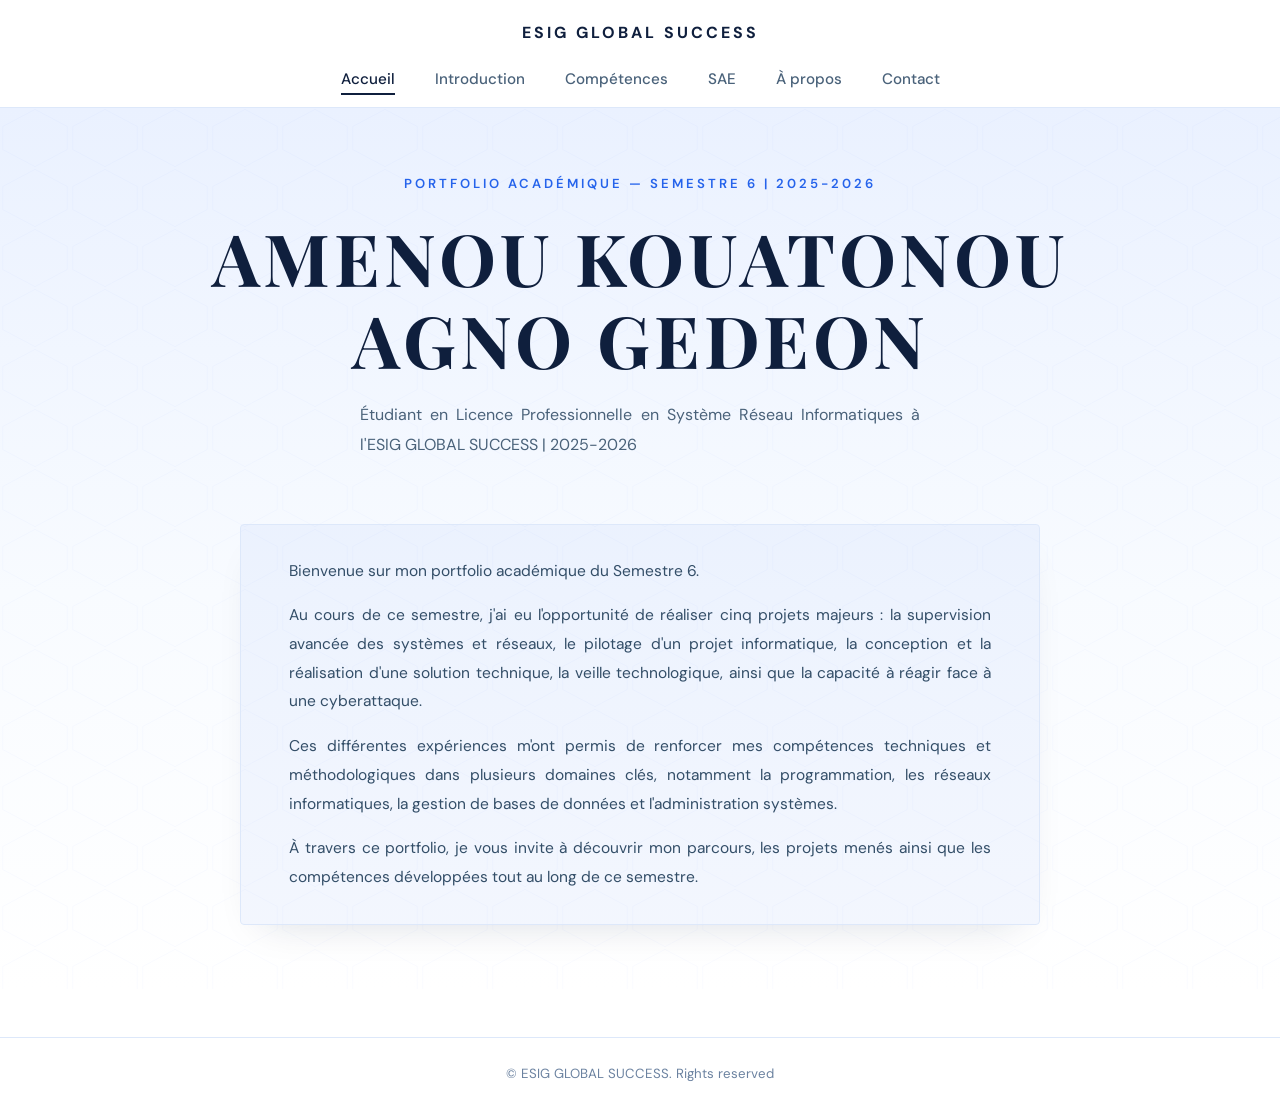
<file: index.html>
<!DOCTYPE html>
<html lang="fr">
<head>
  <meta charset="UTF-8"/>
  <meta name="viewport" content="width=device-width, initial-scale=1.0"/>
  <title>Accueil – Portfolio AGNO_GEDEON</title>
  <link href="https://fonts.googleapis.com/css2?family=Playfair+Display:wght@600;700&family=DM+Sans:wght@300;400;500;600;700&display=swap" rel="stylesheet"/>
  <link rel="stylesheet" href="style.css"/>
</head>
<body>

<header>
  <div class="nav-top">ESIG GLOBAL SUCCESS</div>
  <div class="hamburger" id="hamburger"><span></span><span></span><span></span></div>
  <ul class="nav-links" id="navLinks">
    <li><a href="index.html" class="active">Accueil</a></li>
    <li><a href="introduction.html">Introduction</a></li>
    <li><a href="competences.html">Compétences</a></li>
    <li><a href="sae.html">SAE</a></li>
    <li><a href="apropos.html">À propos</a></li>
    <li><a href="contact.html">Contact</a></li>
  </ul>
</header>

<section class="hero">
  <div class="hero-badge">Portfolio Académique — Semestre 6 | 2025-2026</div>
  <h1>AMENOU KOUATONOU<br/>AGNO GEDEON</h1>
  <p>Étudiant en Licence Professionnelle en Système Réseau Informatiques à l'ESIG GLOBAL SUCCESS | 2025-2026</p>

  <div class="hero-intro">
    <p>Bienvenue sur mon portfolio académique du Semestre 6.</p>
    <p>Au cours de ce semestre, j'ai eu l'opportunité de réaliser cinq projets majeurs : la supervision avancée des systèmes et réseaux, le pilotage d'un projet informatique, la conception et la réalisation d'une solution technique, la veille technologique, ainsi que la capacité à réagir face à une cyberattaque.</p>
    <p>Ces différentes expériences m'ont permis de renforcer mes compétences techniques et méthodologiques dans plusieurs domaines clés, notamment la programmation, les réseaux informatiques, la gestion de bases de données et l'administration systèmes.</p>
    <p>À travers ce portfolio, je vous invite à découvrir mon parcours, les projets menés ainsi que les compétences développées tout au long de ce semestre.</p>
  </div>
</section>

<footer>
  &copy; ESIG GLOBAL SUCCESS. Rights reserved
</footer>

<script src="script.js"></script>
</body>
</html>
</file>
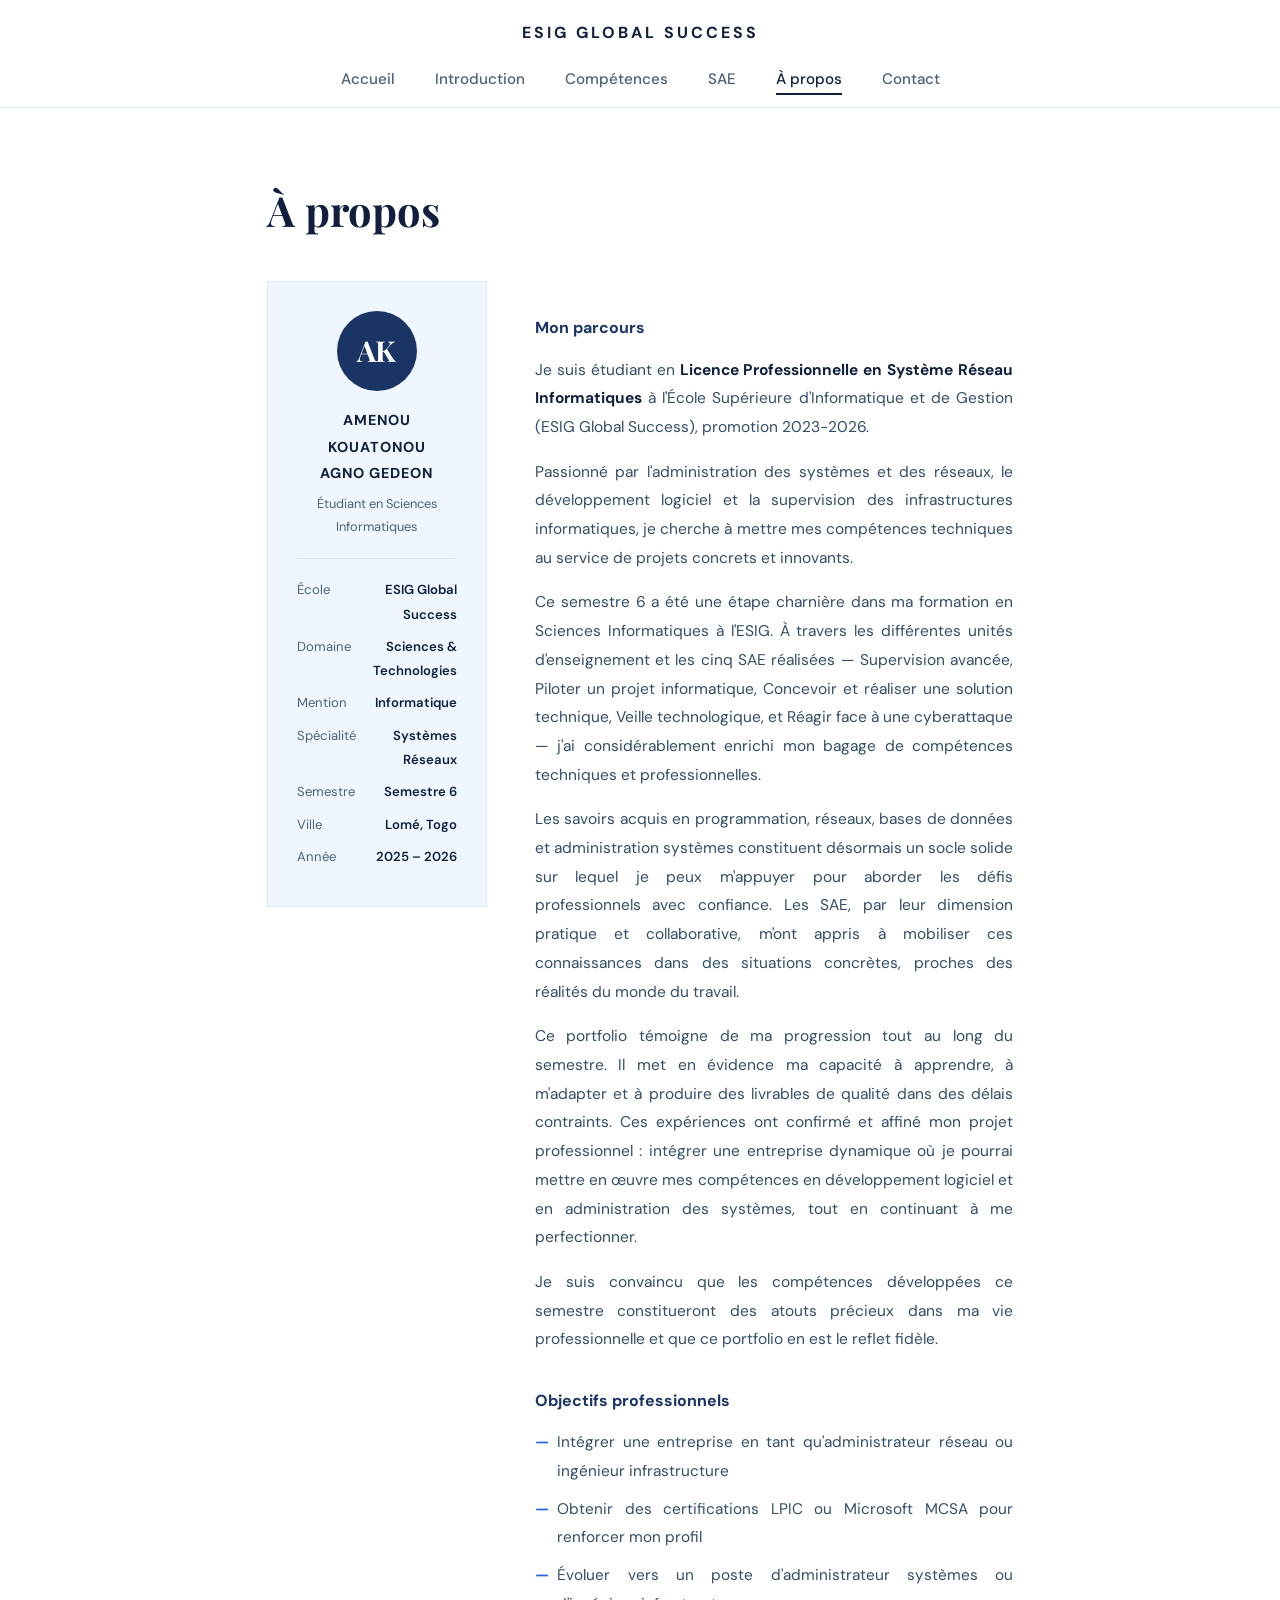
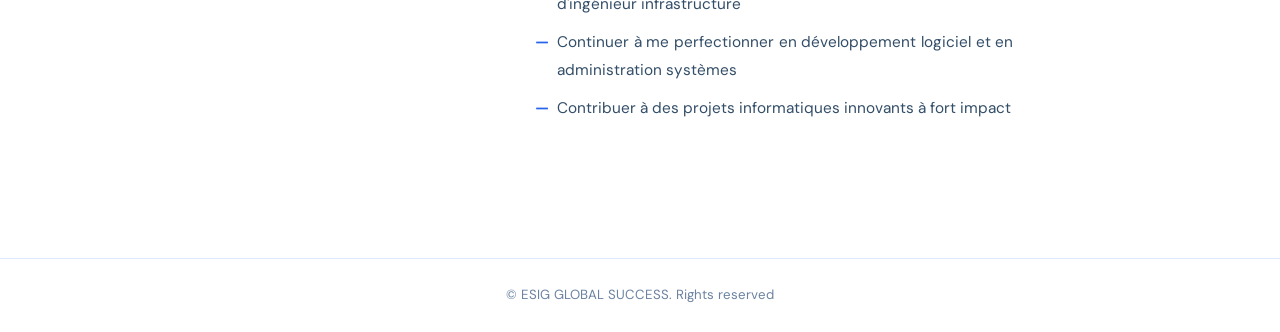
<file: apropos.html>
<!DOCTYPE html>
<html lang="fr">
<head>
  <meta charset="UTF-8"/>
  <meta name="viewport" content="width=device-width, initial-scale=1.0"/>
  <title>À propos – Portfolio AGNO GEDEON</title>
  <link href="https://fonts.googleapis.com/css2?family=Playfair+Display:wght@600;700&family=DM+Sans:wght@300;400;500;600;700&display=swap" rel="stylesheet"/>
  <link rel="stylesheet" href="style.css"/>
</head>
<body>

<header>
  <div class="nav-top">ESIG GLOBAL SUCCESS</div>
  <div class="hamburger" id="hamburger"><span></span><span></span><span></span></div>
  <ul class="nav-links" id="navLinks">
    <li><a href="index.html">Accueil</a></li>
    <li><a href="introduction.html">Introduction</a></li>
    <li><a href="competences.html">Compétences</a></li>
    <li><a href="sae.html">SAE</a></li>
    <li><a href="apropos.html" class="active">À propos</a></li>
    <li><a href="contact.html">Contact</a></li>
  </ul>
</header>

<main class="page-content">
  <h1 class="page-title">À propos</h1>

  <div class="about-grid">
    <div class="reveal">
      <div class="about-card">
        <div class="about-initials">AK</div>
        <div class="about-card-name">AMENOU KOUATONOU<br/>AGNO GEDEON</div>
        <div class="about-card-role">Étudiant en Sciences Informatiques</div>
        <div class="about-divider"></div>
        <div class="about-row"><span>École</span><span>ESIG Global Success</span></div>
        <div class="about-row"><span>Domaine</span><span>Sciences & Technologies</span></div>
        <div class="about-row"><span>Mention</span><span>Informatique</span></div>
        <div class="about-row"><span>Spécialité</span><span>Systèmes Réseaux</span></div>
        <div class="about-row"><span>Semestre</span><span>Semestre 6</span></div>
        <div class="about-row"><span>Ville</span><span>Lomé, Togo</span></div>
        <div class="about-row"><span>Année</span><span>2025 – 2026</span></div>
      </div>
    </div>

    <div class="reveal">
      <div class="sous-titre">Mon parcours</div>

      <p>Je suis étudiant en <strong>Licence Professionnelle en Système Réseau Informatiques</strong> à l'École Supérieure d'Informatique et de Gestion (ESIG Global Success), promotion 2023-2026.</p>

      <p>Passionné par l'administration des systèmes et des réseaux, le développement logiciel et la supervision des infrastructures informatiques, je cherche à mettre mes compétences techniques au service de projets concrets et innovants.</p>

      <p>Ce semestre 6 a été une étape charnière dans ma formation en Sciences Informatiques à l'ESIG. À travers les différentes unités d'enseignement et les cinq SAE réalisées — Supervision avancée, Piloter un projet informatique, Concevoir et réaliser une solution technique, Veille technologique, et Réagir face à une cyberattaque — j'ai considérablement enrichi mon bagage de compétences techniques et professionnelles.</p>

      <p>Les savoirs acquis en programmation, réseaux, bases de données et administration systèmes constituent désormais un socle solide sur lequel je peux m'appuyer pour aborder les défis professionnels avec confiance. Les SAE, par leur dimension pratique et collaborative, m'ont appris à mobiliser ces connaissances dans des situations concrètes, proches des réalités du monde du travail.</p>

      <p>Ce portfolio témoigne de ma progression tout au long du semestre. Il met en évidence ma capacité à apprendre, à m'adapter et à produire des livrables de qualité dans des délais contraints. Ces expériences ont confirmé et affiné mon projet professionnel : intégrer une entreprise dynamique où je pourrai mettre en œuvre mes compétences en développement logiciel et en administration des systèmes, tout en continuant à me perfectionner.</p>

      <p>Je suis convaincu que les compétences développées ce semestre constitueront des atouts précieux dans ma vie professionnelle et que ce portfolio en est le reflet fidèle.</p>

      <div class="sous-titre reveal" style="margin-top:2rem;">Objectifs professionnels</div>

      <ul class="content-list reveal">
        <li>Intégrer une entreprise en tant qu'administrateur réseau ou ingénieur infrastructure</li>
        <li>Obtenir des certifications LPIC ou Microsoft MCSA pour renforcer mon profil</li>
        <li>Évoluer vers un poste d'administrateur systèmes ou d'ingénieur infrastructure</li>
        <li>Continuer à me perfectionner en développement logiciel et en administration systèmes</li>
        <li>Contribuer à des projets informatiques innovants à fort impact</li>
      </ul>
    </div>
  </div>
</main>

<footer>
  &copy; ESIG GLOBAL SUCCESS. Rights reserved
</footer>

<script src="script.js"></script>
</body>
</html>
</file>
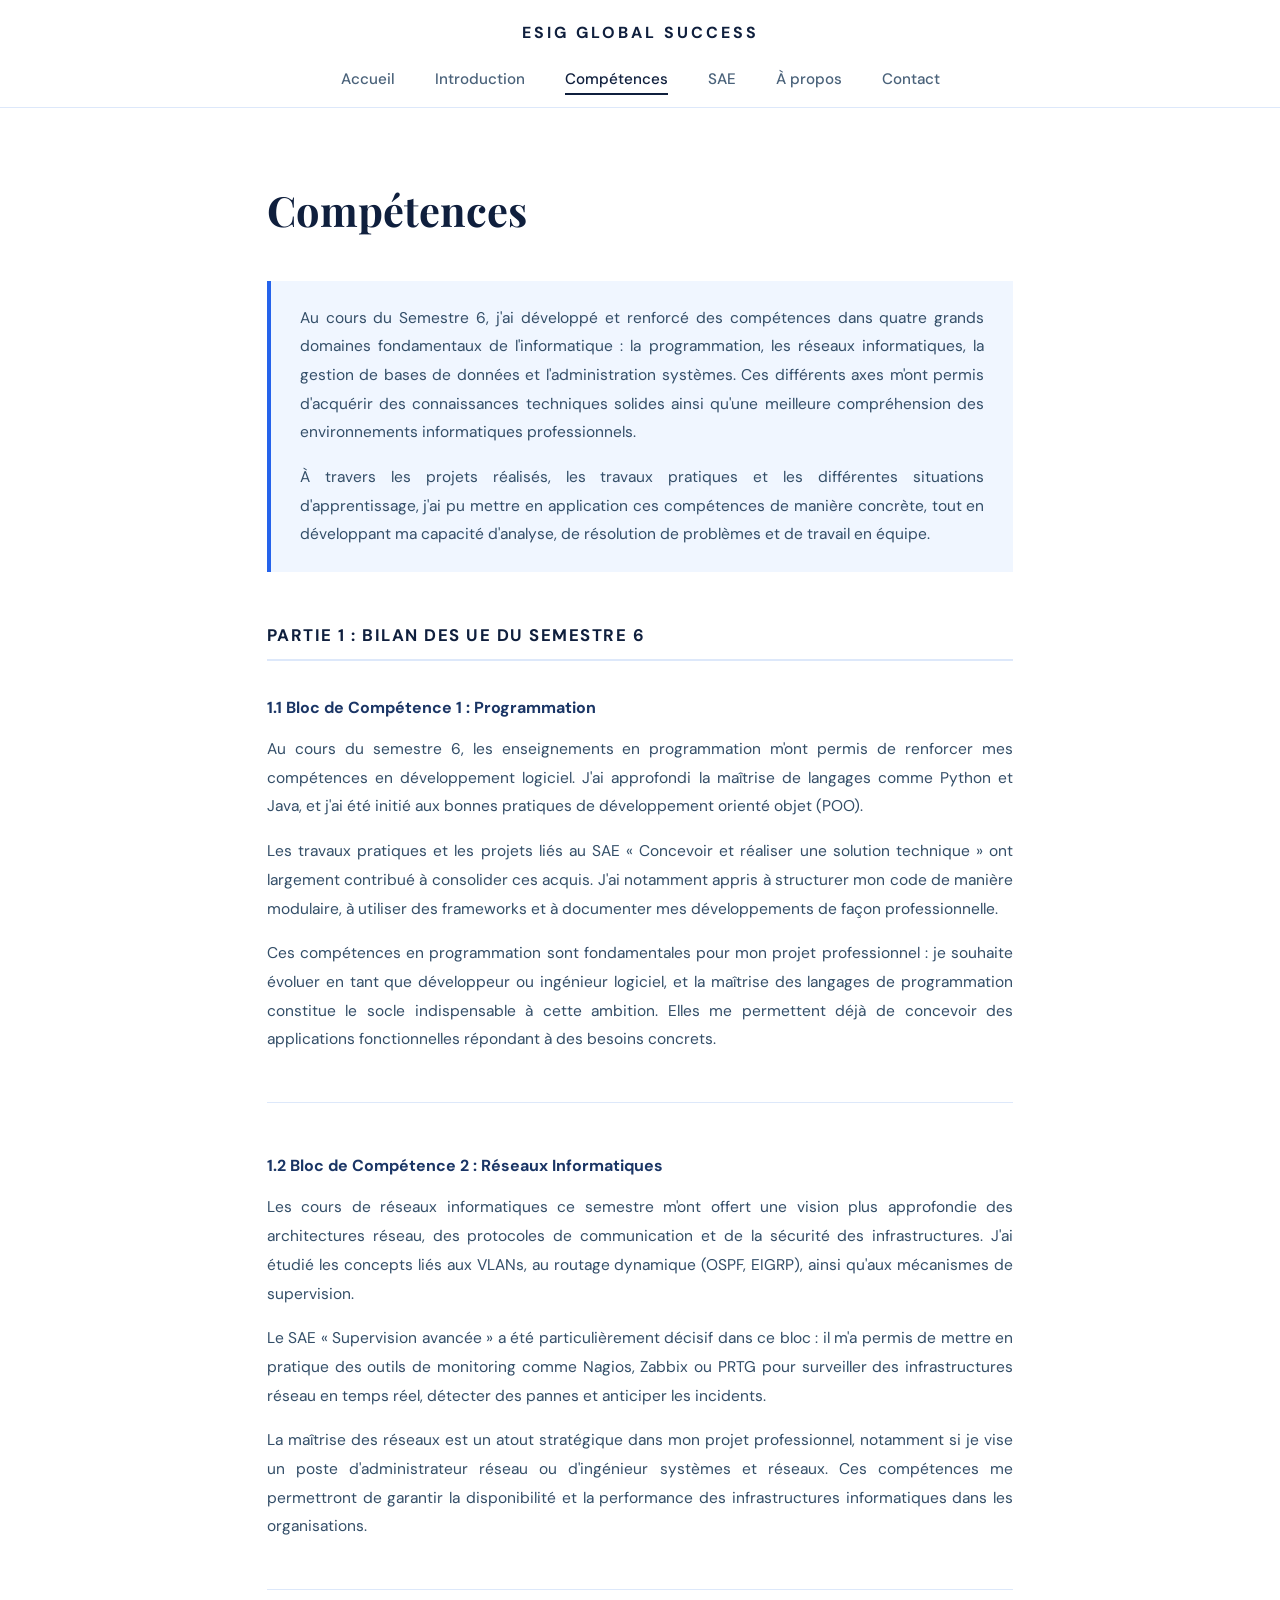
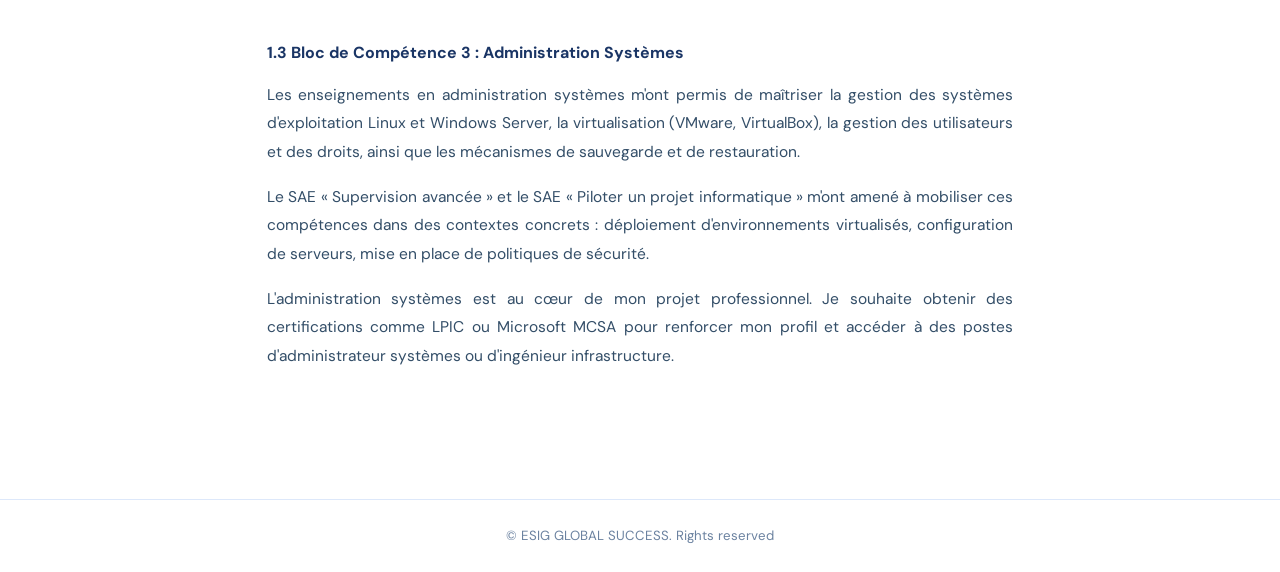
<file: competences.html>
<!DOCTYPE html>
<html lang="fr">
<head>
  <meta charset="UTF-8"/>
  <meta name="viewport" content="width=device-width, initial-scale=1.0"/>
  <title>Compétences – Portfolio AGNO_GEDEON</title>
  <link href="https://fonts.googleapis.com/css2?family=Playfair+Display:wght@600;700&family=DM+Sans:wght@300;400;500;600;700&display=swap" rel="stylesheet"/>
  <link rel="stylesheet" href="style.css"/>
</head>
<body>

<header>
  <div class="nav-top">ESIG GLOBAL SUCCESS</div>
  <div class="hamburger" id="hamburger"><span></span><span></span><span></span></div>
  <ul class="nav-links" id="navLinks">
    <li><a href="index.html">Accueil</a></li>
    <li><a href="introduction.html">Introduction</a></li>
    <li><a href="competences.html" class="active">Compétences</a></li>
    <li><a href="sae.html">SAE</a></li>
    <li><a href="apropos.html">À propos</a></li>
    <li><a href="contact.html">Contact</a></li>
  </ul>
</header>

<main class="page-content">
  <h1 class="page-title">Compétences</h1>

  <div class="intro-box reveal">
    <p>Au cours du Semestre 6, j'ai développé et renforcé des compétences dans quatre grands domaines fondamentaux de l'informatique : la programmation, les réseaux informatiques, la gestion de bases de données et l'administration systèmes. Ces différents axes m'ont permis d'acquérir des connaissances techniques solides ainsi qu'une meilleure compréhension des environnements informatiques professionnels.</p>
    <p style="margin-bottom:0;">À travers les projets réalisés, les travaux pratiques et les différentes situations d'apprentissage, j'ai pu mettre en application ces compétences de manière concrète, tout en développant ma capacité d'analyse, de résolution de problèmes et de travail en équipe.</p>
  </div>

  <!-- PARTIE 1 -->
  <div class="bloc-titre reveal">Partie 1 : Bilan des UE du Semestre 6</div>

  <!-- 1.1 Programmation -->
  <div class="sous-titre reveal">1.1 Bloc de Compétence 1 : Programmation</div>

  <p>Au cours du semestre 6, les enseignements en programmation m'ont permis de renforcer mes compétences en développement logiciel. J'ai approfondi la maîtrise de langages comme Python et Java, et j'ai été initié aux bonnes pratiques de développement orienté objet (POO).</p>

  <p>Les travaux pratiques et les projets liés au SAE « Concevoir et réaliser une solution technique » ont largement contribué à consolider ces acquis. J'ai notamment appris à structurer mon code de manière modulaire, à utiliser des frameworks et à documenter mes développements de façon professionnelle.</p>

  <p>Ces compétences en programmation sont fondamentales pour mon projet professionnel : je souhaite évoluer en tant que développeur ou ingénieur logiciel, et la maîtrise des langages de programmation constitue le socle indispensable à cette ambition. Elles me permettent déjà de concevoir des applications fonctionnelles répondant à des besoins concrets.</p>

  <div class="divider"></div>

  <!-- 1.2 Réseaux -->
  <div class="sous-titre reveal">1.2 Bloc de Compétence 2 : Réseaux Informatiques</div>

  <p>Les cours de réseaux informatiques ce semestre m'ont offert une vision plus approfondie des architectures réseau, des protocoles de communication et de la sécurité des infrastructures. J'ai étudié les concepts liés aux VLANs, au routage dynamique (OSPF, EIGRP), ainsi qu'aux mécanismes de supervision.</p>

  <p>Le SAE « Supervision avancée » a été particulièrement décisif dans ce bloc : il m'a permis de mettre en pratique des outils de monitoring comme Nagios, Zabbix ou PRTG pour surveiller des infrastructures réseau en temps réel, détecter des pannes et anticiper les incidents.</p>

  <p>La maîtrise des réseaux est un atout stratégique dans mon projet professionnel, notamment si je vise un poste d'administrateur réseau ou d'ingénieur systèmes et réseaux. Ces compétences me permettront de garantir la disponibilité et la performance des infrastructures informatiques dans les organisations.</p>

  <div class="divider"></div>

  <!-- 1.3 Administration -->
  <div class="sous-titre reveal">1.3 Bloc de Compétence 3 : Administration Systèmes</div>

  <p>Les enseignements en administration systèmes m'ont permis de maîtriser la gestion des systèmes d'exploitation Linux et Windows Server, la virtualisation (VMware, VirtualBox), la gestion des utilisateurs et des droits, ainsi que les mécanismes de sauvegarde et de restauration.</p>

  <p>Le SAE « Supervision avancée » et le SAE « Piloter un projet informatique » m'ont amené à mobiliser ces compétences dans des contextes concrets : déploiement d'environnements virtualisés, configuration de serveurs, mise en place de politiques de sécurité.</p>

  <p>L'administration systèmes est au cœur de mon projet professionnel. Je souhaite obtenir des certifications comme LPIC ou Microsoft MCSA pour renforcer mon profil et accéder à des postes d'administrateur systèmes ou d'ingénieur infrastructure.</p>

</main>

<footer>
  &copy; ESIG GLOBAL SUCCESS. Rights reserved
</footer>

<script src="script.js"></script>
</body>
</html>
</file>
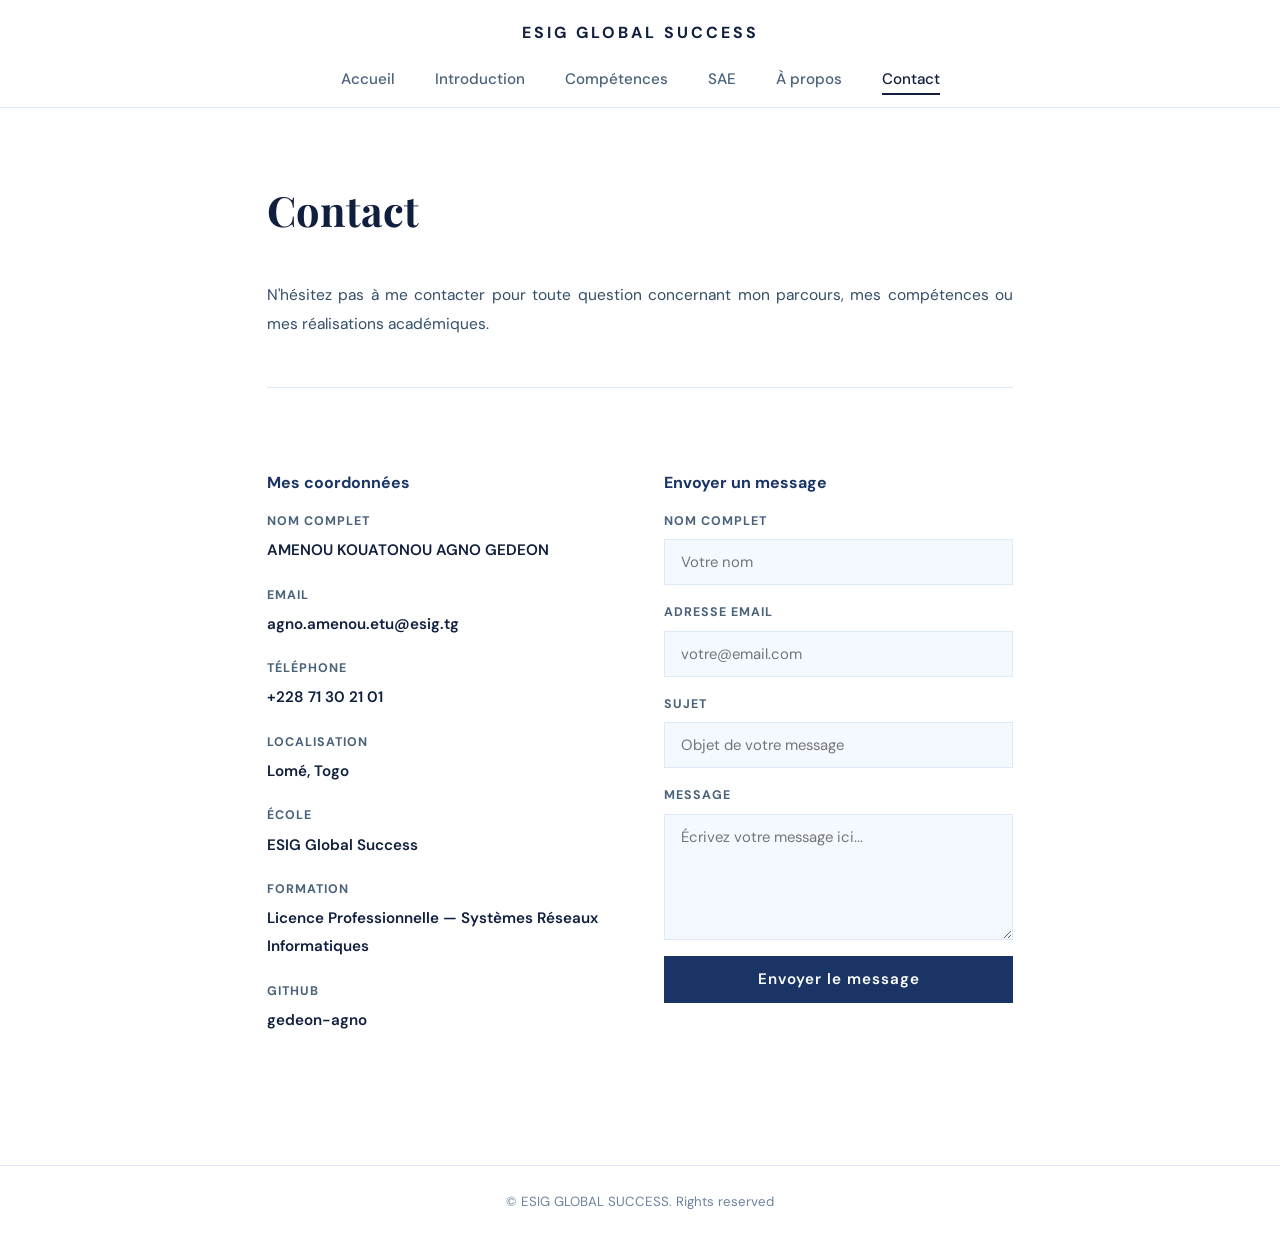
<file: contact.html>
<!DOCTYPE html>
<html lang="fr">
<head>
  <meta charset="UTF-8"/>
  <meta name="viewport" content="width=device-width, initial-scale=1.0"/>
  <title>Contact – Portfolio AGNO_GEDEON</title>
  <link href="https://fonts.googleapis.com/css2?family=Playfair+Display:wght@600;700&family=DM+Sans:wght@300;400;500;600;700&display=swap" rel="stylesheet"/>
  <link rel="stylesheet" href="style.css"/>
</head>
<body>

<header>
  <div class="nav-top">ESIG GLOBAL SUCCESS</div>
  <div class="hamburger" id="hamburger"><span></span><span></span><span></span></div>
  <ul class="nav-links" id="navLinks">
    <li><a href="index.html">Accueil</a></li>
    <li><a href="introduction.html">Introduction</a></li>
    <li><a href="competences.html">Compétences</a></li>
    <li><a href="sae.html">SAE</a></li>
    <li><a href="apropos.html">À propos</a></li>
    <li><a href="contact.html" class="active">Contact</a></li>
  </ul>
</header>

<main class="page-content">
  <h1 class="page-title">Contact</h1>

  <p>N'hésitez pas à me contacter pour toute question concernant mon parcours, mes compétences ou mes réalisations académiques.</p>

  <div class="divider"></div>

  <div class="contact-grid">
    <div class="reveal">
      <div class="sous-titre">Mes coordonnées</div>

      <div class="contact-item">
        <div class="contact-item-label">Nom complet</div>
        <div class="contact-item-val">AMENOU KOUATONOU AGNO GEDEON</div>
      </div>

      <div class="contact-item">
        <div class="contact-item-label">Email</div>
        <div class="contact-item-val">agno.amenou.etu@esig.tg</div>
      </div>

      <div class="contact-item">
        <div class="contact-item-label">Téléphone</div>
        <div class="contact-item-val">+228 71 30 21 01</div>
      </div>

      <div class="contact-item">
        <div class="contact-item-label">Localisation</div>
        <div class="contact-item-val">Lomé, Togo</div>
      </div>

      <div class="contact-item">
        <div class="contact-item-label">École</div>
        <div class="contact-item-val">ESIG Global Success</div>
      </div>

      <div class="contact-item">
        <div class="contact-item-label">Formation</div>
        <div class="contact-item-val">Licence Professionnelle — Systèmes Réseaux Informatiques</div>
      </div>

      <div class="contact-item">
        <div class="contact-item-label">GitHub</div>
        <div class="contact-item-val">gedeon-agno</div>
      </div>
    </div>

    <div class="reveal">
      <div class="sous-titre">Envoyer un message</div>
      <form onsubmit="return false;">
        <div class="form-group">
          <label>Nom complet</label>
          <input type="text" placeholder="Votre nom"/>
        </div>
        <div class="form-group">
          <label>Adresse email</label>
          <input type="email" placeholder="votre@email.com"/>
        </div>
        <div class="form-group">
          <label>Sujet</label>
          <input type="text" placeholder="Objet de votre message"/>
        </div>
        <div class="form-group">
          <label>Message</label>
          <textarea rows="5" placeholder="Écrivez votre message ici..."></textarea>
        </div>
        <button type="submit" class="btn-submit">Envoyer le message</button>
      </form>
    </div>
  </div>
</main>

<footer>
  &copy; ESIG GLOBAL SUCCESS. Rights reserved
</footer>

<script src="script.js"></script>
</body>
</html>
</file>
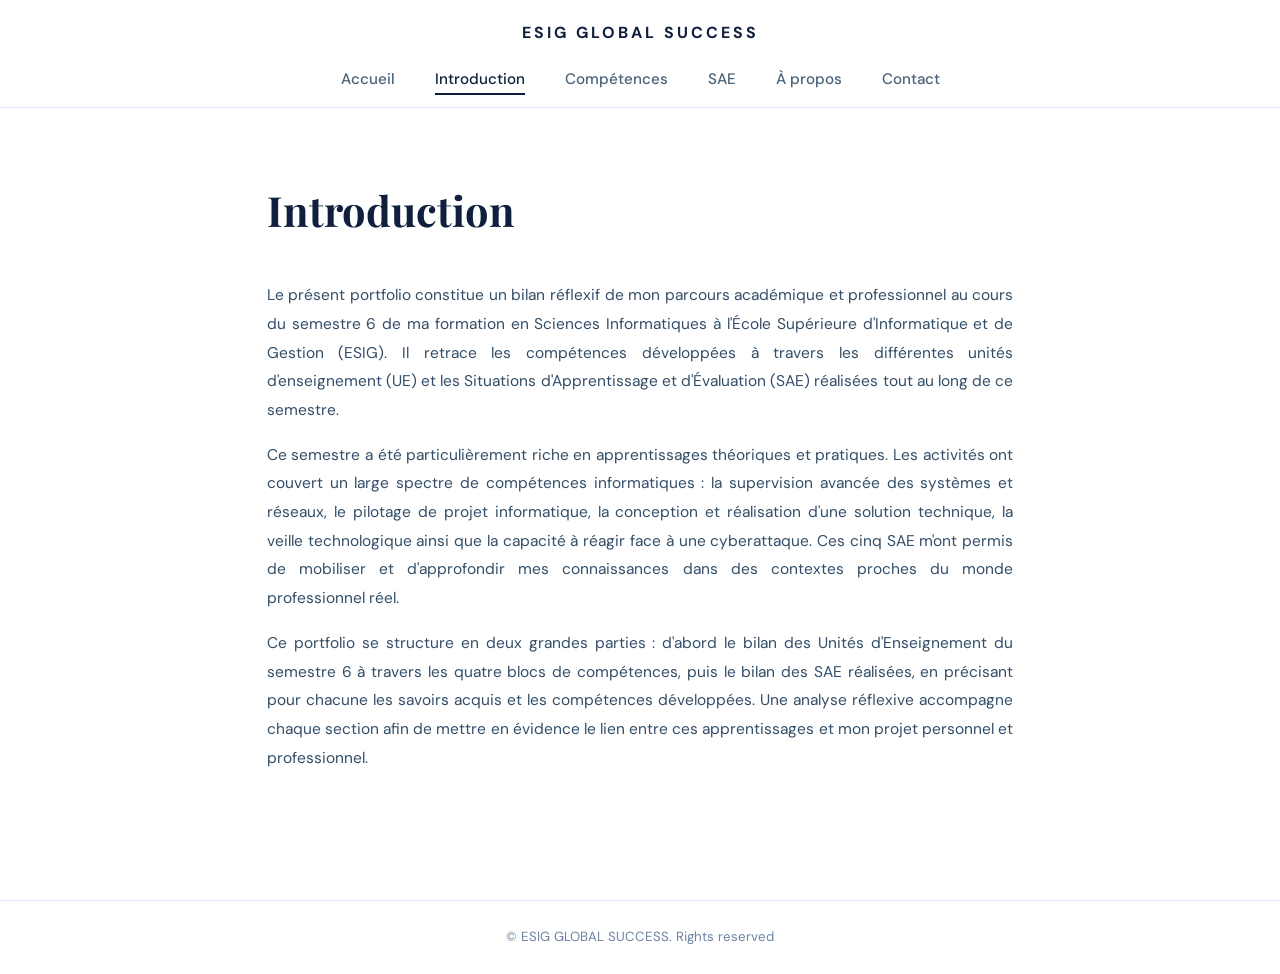
<file: introduction.html>
<!DOCTYPE html>
<html lang="fr">
<head>
  <meta charset="UTF-8"/>
  <meta name="viewport" content="width=device-width, initial-scale=1.0"/>
  <title>Introduction – Portfolio AGNO_GEDEON</title>
  <link href="https://fonts.googleapis.com/css2?family=Playfair+Display:wght@600;700&family=DM+Sans:wght@300;400;500;600;700&display=swap" rel="stylesheet"/>
  <link rel="stylesheet" href="style.css"/>
</head>
<body>

<header>
  <div class="nav-top">ESIG GLOBAL SUCCESS</div>
  <div class="hamburger" id="hamburger"><span></span><span></span><span></span></div>
  <ul class="nav-links" id="navLinks">
    <li><a href="index.html">Accueil</a></li>
    <li><a href="introduction.html" class="active">Introduction</a></li>
    <li><a href="competences.html">Compétences</a></li>
    <li><a href="sae.html">SAE</a></li>
    <li><a href="apropos.html">À propos</a></li>
    <li><a href="contact.html">Contact</a></li>
  </ul>
</header>

<main class="page-content">
  <h1 class="page-title reveal">Introduction</h1>

  <p class="reveal">Le présent portfolio constitue un bilan réflexif de mon parcours académique et professionnel au cours du semestre 6 de ma formation en Sciences Informatiques à l'École Supérieure d'Informatique et de Gestion (ESIG). Il retrace les compétences développées à travers les différentes unités d'enseignement (UE) et les Situations d'Apprentissage et d'Évaluation (SAE) réalisées tout au long de ce semestre.</p>

  <p class="reveal">Ce semestre a été particulièrement riche en apprentissages théoriques et pratiques. Les activités ont couvert un large spectre de compétences informatiques : la supervision avancée des systèmes et réseaux, le pilotage de projet informatique, la conception et réalisation d'une solution technique, la veille technologique ainsi que la capacité à réagir face à une cyberattaque. Ces cinq SAE m'ont permis de mobiliser et d'approfondir mes connaissances dans des contextes proches du monde professionnel réel.</p>

  <p class="reveal">Ce portfolio se structure en deux grandes parties : d'abord le bilan des Unités d'Enseignement du semestre 6 à travers les quatre blocs de compétences, puis le bilan des SAE réalisées, en précisant pour chacune les savoirs acquis et les compétences développées. Une analyse réflexive accompagne chaque section afin de mettre en évidence le lien entre ces apprentissages et mon projet personnel et professionnel.</p>
</main>

<footer>
  &copy; ESIG GLOBAL SUCCESS. Rights reserved
</footer>

<script src="script.js"></script>
</body>
</html>
</file>
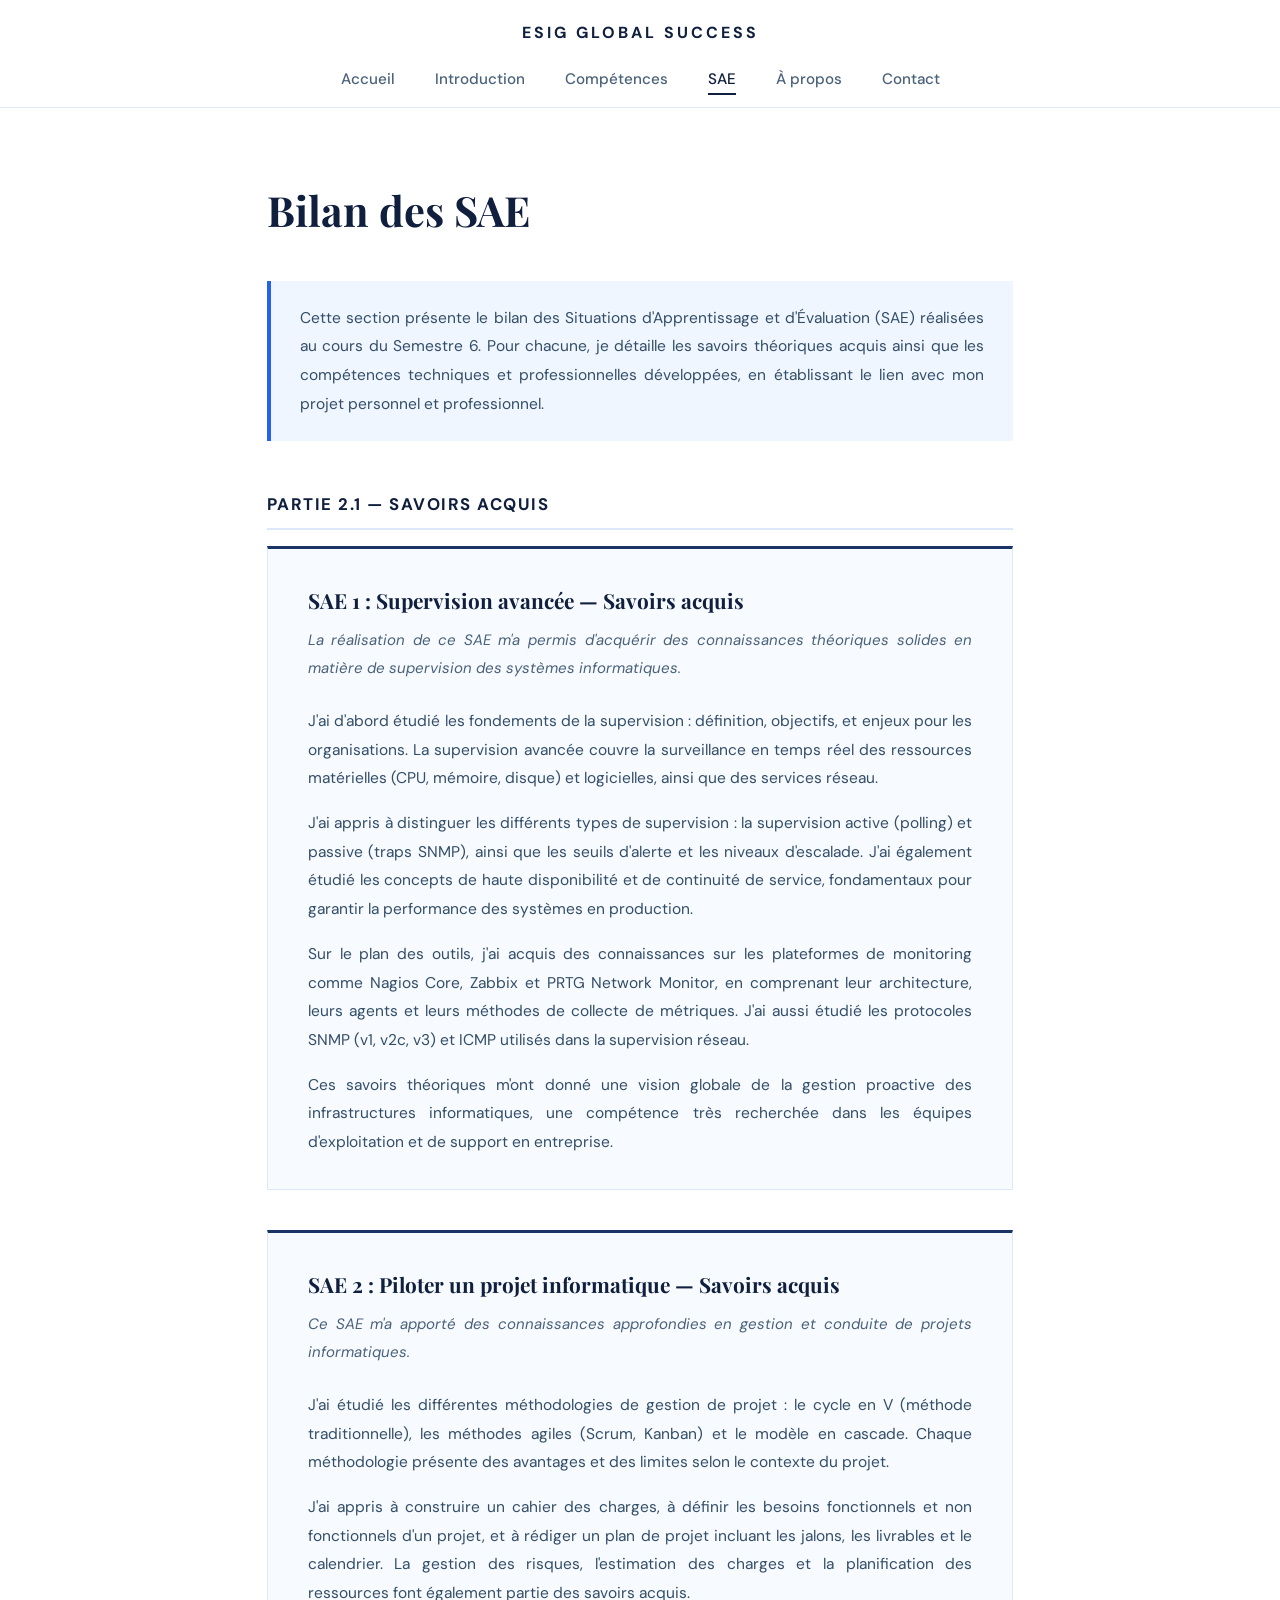
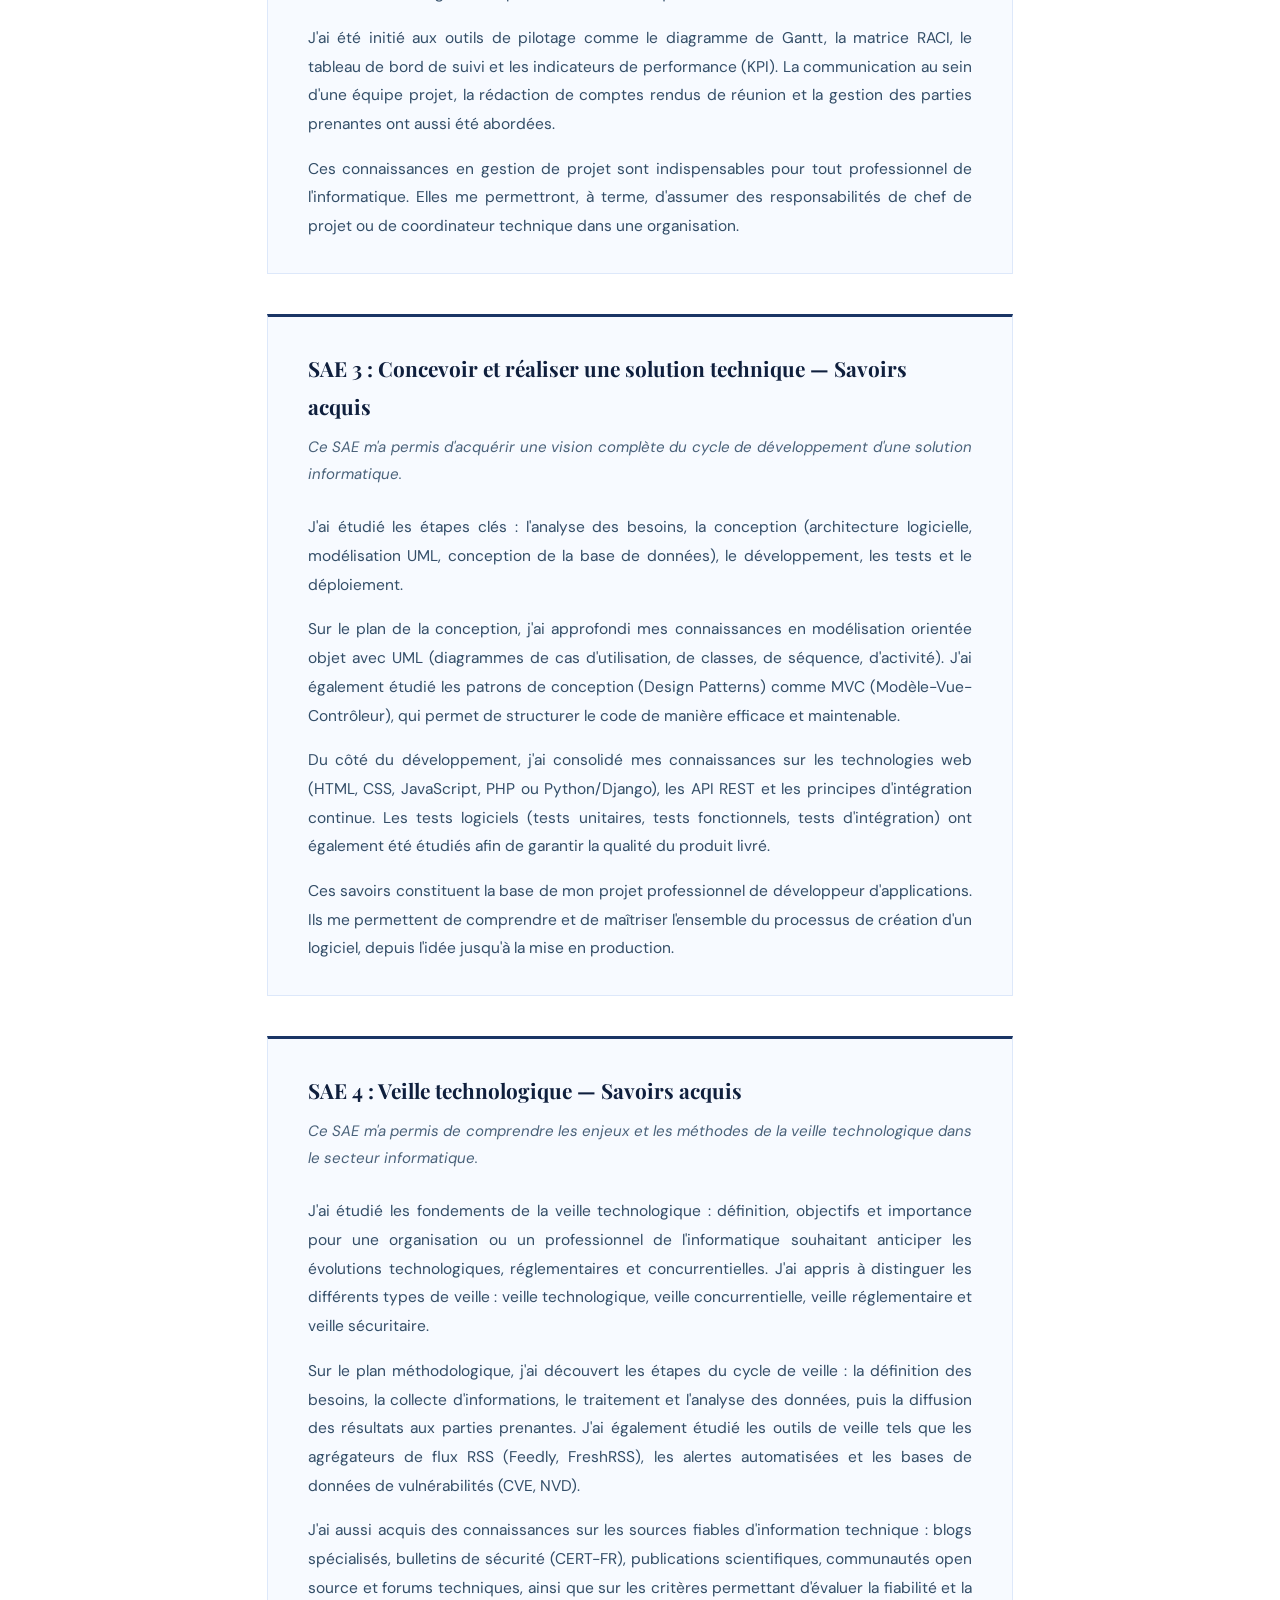
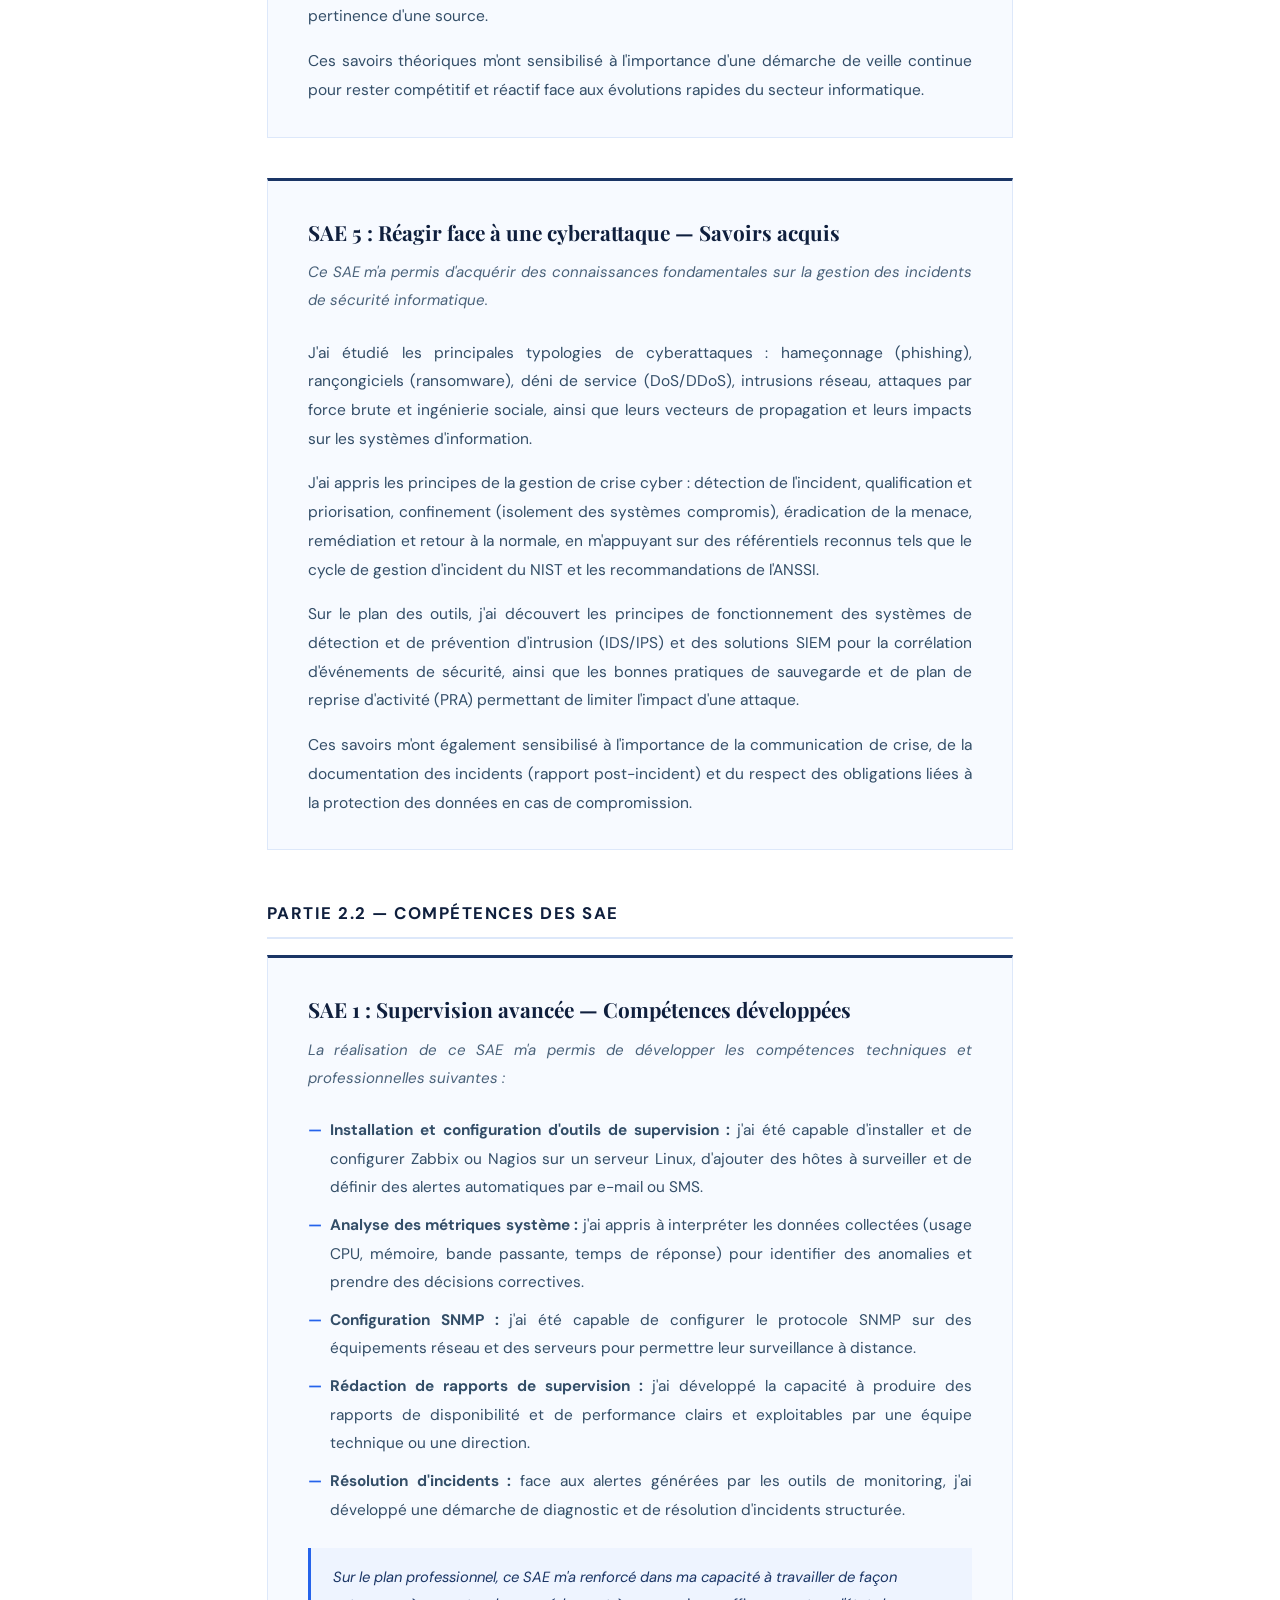
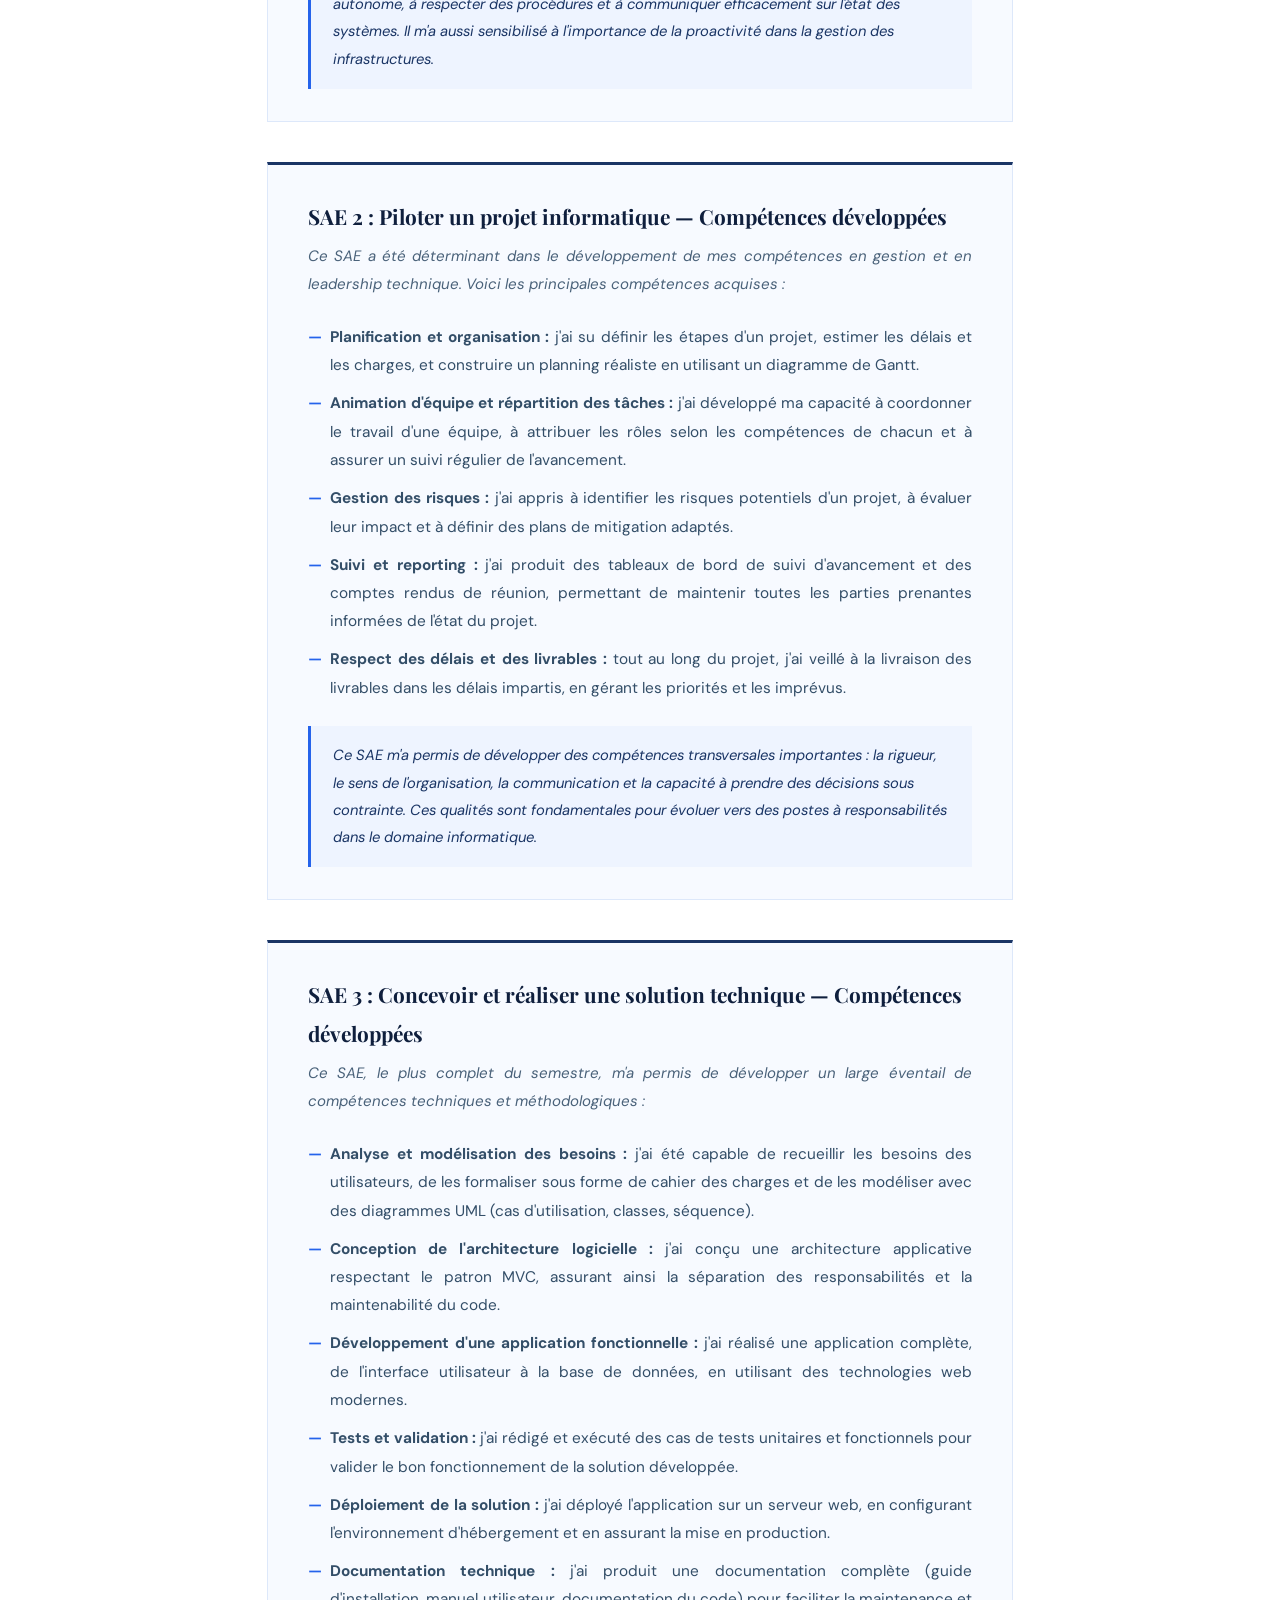
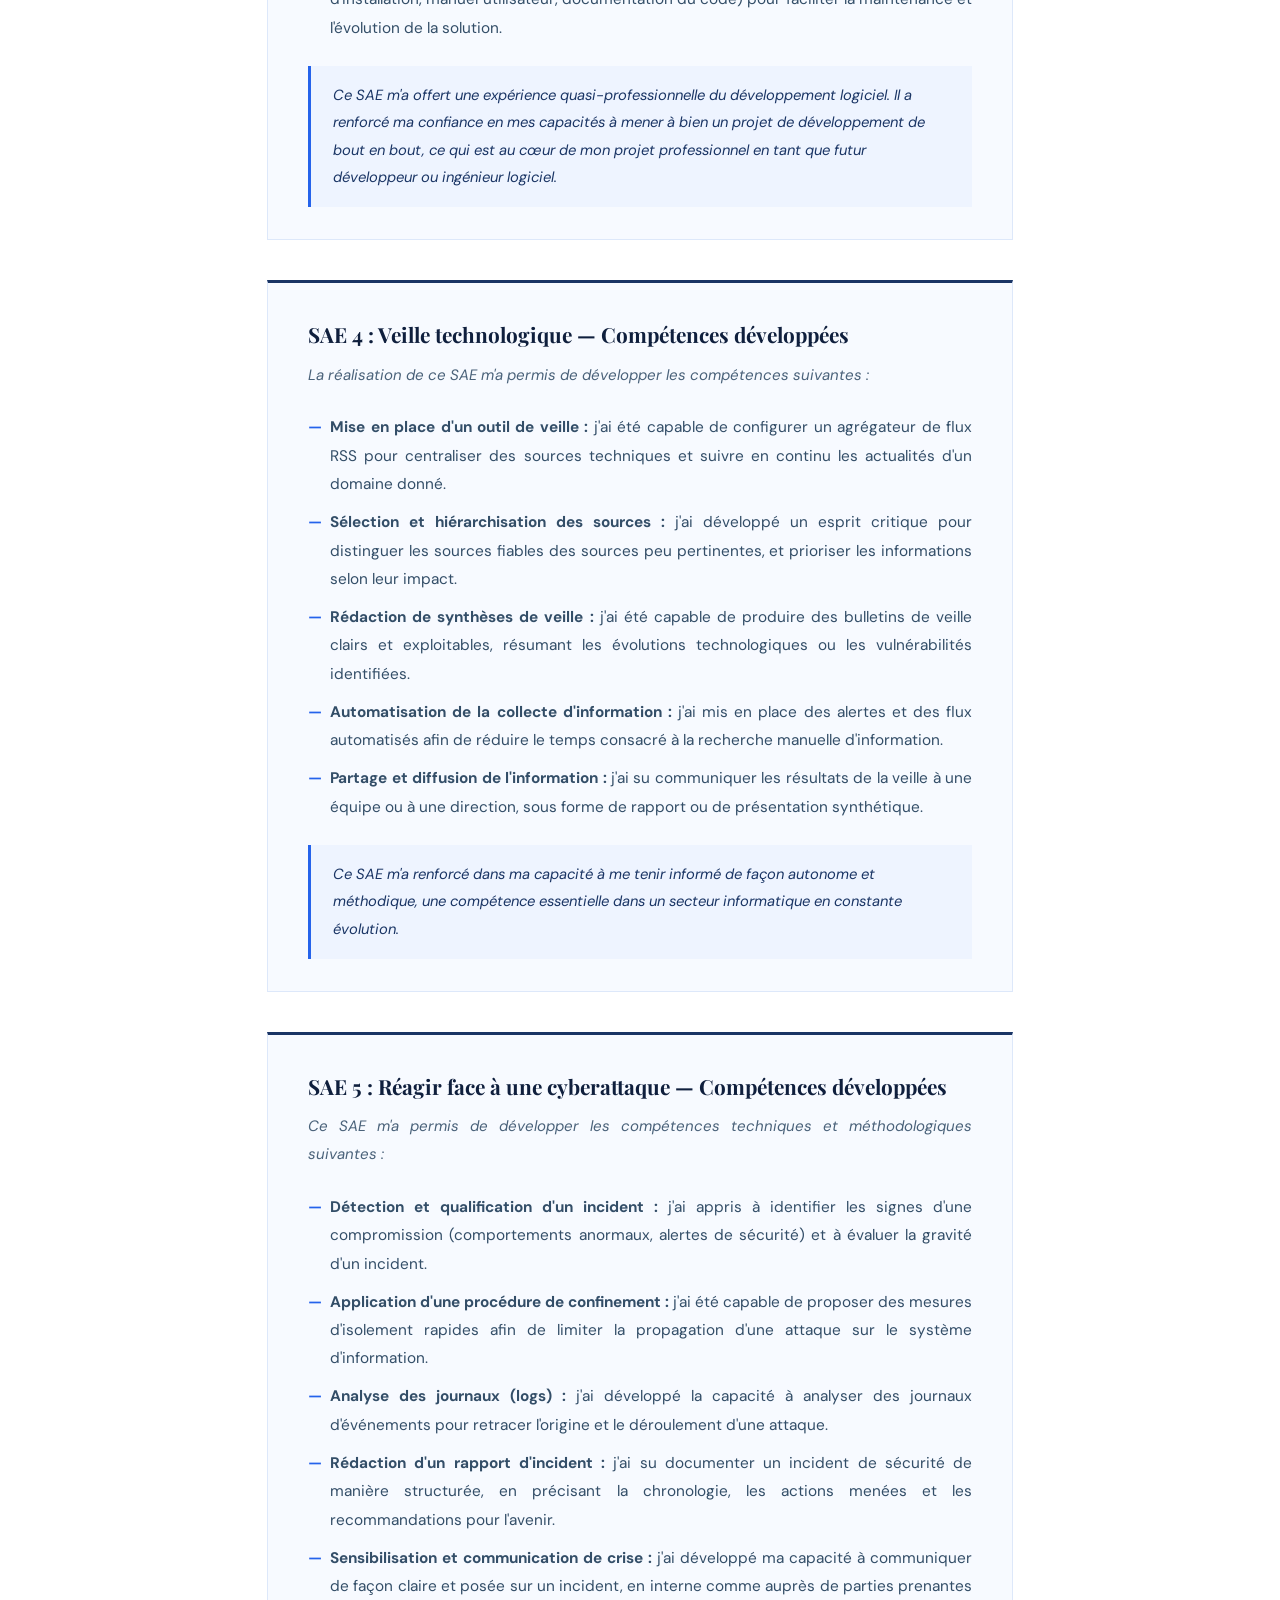
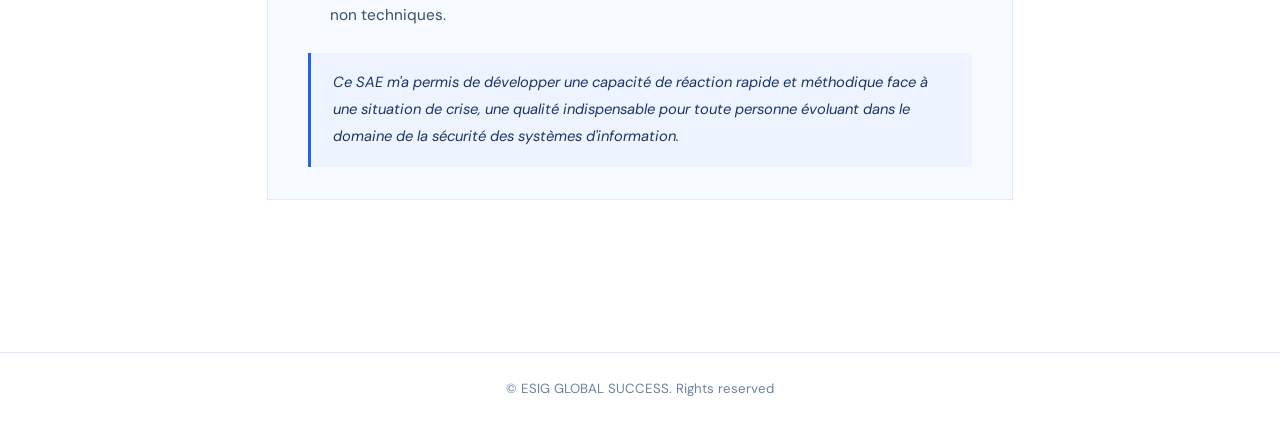
<file: sae.html>
<!DOCTYPE html>
<html lang="fr">
<head>
  <meta charset="UTF-8"/>
  <meta name="viewport" content="width=device-width, initial-scale=1.0"/>
  <title>SAE – Portfolio AGNO_GEDEON</title>
  <link href="https://fonts.googleapis.com/css2?family=Playfair+Display:wght@600;700&family=DM+Sans:wght@300;400;500;600;700&display=swap" rel="stylesheet"/>
  <link rel="stylesheet" href="style.css"/>
</head>
<body>

<header>
  <div class="nav-top">ESIG GLOBAL SUCCESS</div>
  <div class="hamburger" id="hamburger"><span></span><span></span><span></span></div>
  <ul class="nav-links" id="navLinks">
    <li><a href="index.html">Accueil</a></li>
    <li><a href="introduction.html">Introduction</a></li>
    <li><a href="competences.html">Compétences</a></li>
    <li><a href="sae.html" class="active">SAE</a></li>
    <li><a href="apropos.html">À propos</a></li>
    <li><a href="contact.html">Contact</a></li>
  </ul>
</header>

<main class="page-content">
  <h1 class="page-title">Bilan des SAE</h1>

  <div class="intro-box reveal">
    <p style="margin-bottom:0;">Cette section présente le bilan des Situations d'Apprentissage et d'Évaluation (SAE) réalisées au cours du Semestre 6. Pour chacune, je détaille les savoirs théoriques acquis ainsi que les compétences techniques et professionnelles développées, en établissant le lien avec mon projet personnel et professionnel.</p>
  </div>

  <!-- ===== PARTIE 2.1 SAVOIRS ===== -->
  <div class="bloc-titre reveal">Partie 2.1 — Savoirs acquis</div>

  <!-- SAE 1 savoirs -->
  <div class="sae-block reveal">
    <div class="sae-block-title">SAE 1 : Supervision avancée — Savoirs acquis</div>
    <p class="sae-block-intro">La réalisation de ce SAE m'a permis d'acquérir des connaissances théoriques solides en matière de supervision des systèmes informatiques.</p>

    <p>J'ai d'abord étudié les fondements de la supervision : définition, objectifs, et enjeux pour les organisations. La supervision avancée couvre la surveillance en temps réel des ressources matérielles (CPU, mémoire, disque) et logicielles, ainsi que des services réseau.</p>

    <p>J'ai appris à distinguer les différents types de supervision : la supervision active (polling) et passive (traps SNMP), ainsi que les seuils d'alerte et les niveaux d'escalade. J'ai également étudié les concepts de haute disponibilité et de continuité de service, fondamentaux pour garantir la performance des systèmes en production.</p>

    <p>Sur le plan des outils, j'ai acquis des connaissances sur les plateformes de monitoring comme Nagios Core, Zabbix et PRTG Network Monitor, en comprenant leur architecture, leurs agents et leurs méthodes de collecte de métriques. J'ai aussi étudié les protocoles SNMP (v1, v2c, v3) et ICMP utilisés dans la supervision réseau.</p>

    <p style="margin-bottom:0;">Ces savoirs théoriques m'ont donné une vision globale de la gestion proactive des infrastructures informatiques, une compétence très recherchée dans les équipes d'exploitation et de support en entreprise.</p>
  </div>

  <!-- SAE 2 savoirs -->
  <div class="sae-block reveal">
    <div class="sae-block-title">SAE 2 : Piloter un projet informatique — Savoirs acquis</div>
    <p class="sae-block-intro">Ce SAE m'a apporté des connaissances approfondies en gestion et conduite de projets informatiques.</p>

    <p>J'ai étudié les différentes méthodologies de gestion de projet : le cycle en V (méthode traditionnelle), les méthodes agiles (Scrum, Kanban) et le modèle en cascade. Chaque méthodologie présente des avantages et des limites selon le contexte du projet.</p>

    <p>J'ai appris à construire un cahier des charges, à définir les besoins fonctionnels et non fonctionnels d'un projet, et à rédiger un plan de projet incluant les jalons, les livrables et le calendrier. La gestion des risques, l'estimation des charges et la planification des ressources font également partie des savoirs acquis.</p>

    <p>J'ai été initié aux outils de pilotage comme le diagramme de Gantt, la matrice RACI, le tableau de bord de suivi et les indicateurs de performance (KPI). La communication au sein d'une équipe projet, la rédaction de comptes rendus de réunion et la gestion des parties prenantes ont aussi été abordées.</p>

    <p style="margin-bottom:0;">Ces connaissances en gestion de projet sont indispensables pour tout professionnel de l'informatique. Elles me permettront, à terme, d'assumer des responsabilités de chef de projet ou de coordinateur technique dans une organisation.</p>
  </div>

  <!-- SAE 3 savoirs -->
  <div class="sae-block reveal">
    <div class="sae-block-title">SAE 3 : Concevoir et réaliser une solution technique — Savoirs acquis</div>
    <p class="sae-block-intro">Ce SAE m'a permis d'acquérir une vision complète du cycle de développement d'une solution informatique.</p>

    <p>J'ai étudié les étapes clés : l'analyse des besoins, la conception (architecture logicielle, modélisation UML, conception de la base de données), le développement, les tests et le déploiement.</p>

    <p>Sur le plan de la conception, j'ai approfondi mes connaissances en modélisation orientée objet avec UML (diagrammes de cas d'utilisation, de classes, de séquence, d'activité). J'ai également étudié les patrons de conception (Design Patterns) comme MVC (Modèle-Vue-Contrôleur), qui permet de structurer le code de manière efficace et maintenable.</p>

    <p>Du côté du développement, j'ai consolidé mes connaissances sur les technologies web (HTML, CSS, JavaScript, PHP ou Python/Django), les API REST et les principes d'intégration continue. Les tests logiciels (tests unitaires, tests fonctionnels, tests d'intégration) ont également été étudiés afin de garantir la qualité du produit livré.</p>

    <p style="margin-bottom:0;">Ces savoirs constituent la base de mon projet professionnel de développeur d'applications. Ils me permettent de comprendre et de maîtriser l'ensemble du processus de création d'un logiciel, depuis l'idée jusqu'à la mise en production.</p>
  </div>

  <!-- SAE 4 savoirs -->
  <div class="sae-block reveal">
    <div class="sae-block-title">SAE 4 : Veille technologique — Savoirs acquis</div>
    <p class="sae-block-intro">Ce SAE m'a permis de comprendre les enjeux et les méthodes de la veille technologique dans le secteur informatique.</p>

    <p>J'ai étudié les fondements de la veille technologique : définition, objectifs et importance pour une organisation ou un professionnel de l'informatique souhaitant anticiper les évolutions technologiques, réglementaires et concurrentielles. J'ai appris à distinguer les différents types de veille : veille technologique, veille concurrentielle, veille réglementaire et veille sécuritaire.</p>

    <p>Sur le plan méthodologique, j'ai découvert les étapes du cycle de veille : la définition des besoins, la collecte d'informations, le traitement et l'analyse des données, puis la diffusion des résultats aux parties prenantes. J'ai également étudié les outils de veille tels que les agrégateurs de flux RSS (Feedly, FreshRSS), les alertes automatisées et les bases de données de vulnérabilités (CVE, NVD).</p>

    <p>J'ai aussi acquis des connaissances sur les sources fiables d'information technique : blogs spécialisés, bulletins de sécurité (CERT-FR), publications scientifiques, communautés open source et forums techniques, ainsi que sur les critères permettant d'évaluer la fiabilité et la pertinence d'une source.</p>

    <p style="margin-bottom:0;">Ces savoirs théoriques m'ont sensibilisé à l'importance d'une démarche de veille continue pour rester compétitif et réactif face aux évolutions rapides du secteur informatique.</p>
  </div>

  <!-- SAE 5 savoirs -->
  <div class="sae-block reveal">
    <div class="sae-block-title">SAE 5 : Réagir face à une cyberattaque — Savoirs acquis</div>
    <p class="sae-block-intro">Ce SAE m'a permis d'acquérir des connaissances fondamentales sur la gestion des incidents de sécurité informatique.</p>

    <p>J'ai étudié les principales typologies de cyberattaques : hameçonnage (phishing), rançongiciels (ransomware), déni de service (DoS/DDoS), intrusions réseau, attaques par force brute et ingénierie sociale, ainsi que leurs vecteurs de propagation et leurs impacts sur les systèmes d'information.</p>

    <p>J'ai appris les principes de la gestion de crise cyber : détection de l'incident, qualification et priorisation, confinement (isolement des systèmes compromis), éradication de la menace, remédiation et retour à la normale, en m'appuyant sur des référentiels reconnus tels que le cycle de gestion d'incident du NIST et les recommandations de l'ANSSI.</p>

    <p>Sur le plan des outils, j'ai découvert les principes de fonctionnement des systèmes de détection et de prévention d'intrusion (IDS/IPS) et des solutions SIEM pour la corrélation d'événements de sécurité, ainsi que les bonnes pratiques de sauvegarde et de plan de reprise d'activité (PRA) permettant de limiter l'impact d'une attaque.</p>

    <p style="margin-bottom:0;">Ces savoirs m'ont également sensibilisé à l'importance de la communication de crise, de la documentation des incidents (rapport post-incident) et du respect des obligations liées à la protection des données en cas de compromission.</p>
  </div>

  <!-- ===== PARTIE 2.2 COMPÉTENCES ===== -->
  <div class="bloc-titre reveal">Partie 2.2 — Compétences des SAE</div>

  <!-- SAE 1 compétences -->
  <div class="sae-block reveal">
    <div class="sae-block-title">SAE 1 : Supervision avancée — Compétences développées</div>
    <p class="sae-block-intro">La réalisation de ce SAE m'a permis de développer les compétences techniques et professionnelles suivantes :</p>

    <ul class="content-list">
      <li><strong>Installation et configuration d'outils de supervision :</strong> j'ai été capable d'installer et de configurer Zabbix ou Nagios sur un serveur Linux, d'ajouter des hôtes à surveiller et de définir des alertes automatiques par e-mail ou SMS.</li>
      <li><strong>Analyse des métriques système :</strong> j'ai appris à interpréter les données collectées (usage CPU, mémoire, bande passante, temps de réponse) pour identifier des anomalies et prendre des décisions correctives.</li>
      <li><strong>Configuration SNMP :</strong> j'ai été capable de configurer le protocole SNMP sur des équipements réseau et des serveurs pour permettre leur surveillance à distance.</li>
      <li><strong>Rédaction de rapports de supervision :</strong> j'ai développé la capacité à produire des rapports de disponibilité et de performance clairs et exploitables par une équipe technique ou une direction.</li>
      <li><strong>Résolution d'incidents :</strong> face aux alertes générées par les outils de monitoring, j'ai développé une démarche de diagnostic et de résolution d'incidents structurée.</li>
    </ul>

    <div class="sae-apport">Sur le plan professionnel, ce SAE m'a renforcé dans ma capacité à travailler de façon autonome, à respecter des procédures et à communiquer efficacement sur l'état des systèmes. Il m'a aussi sensibilisé à l'importance de la proactivité dans la gestion des infrastructures.</div>
  </div>

  <!-- SAE 2 compétences -->
  <div class="sae-block reveal">
    <div class="sae-block-title">SAE 2 : Piloter un projet informatique — Compétences développées</div>
    <p class="sae-block-intro">Ce SAE a été déterminant dans le développement de mes compétences en gestion et en leadership technique. Voici les principales compétences acquises :</p>

    <ul class="content-list">
      <li><strong>Planification et organisation :</strong> j'ai su définir les étapes d'un projet, estimer les délais et les charges, et construire un planning réaliste en utilisant un diagramme de Gantt.</li>
      <li><strong>Animation d'équipe et répartition des tâches :</strong> j'ai développé ma capacité à coordonner le travail d'une équipe, à attribuer les rôles selon les compétences de chacun et à assurer un suivi régulier de l'avancement.</li>
      <li><strong>Gestion des risques :</strong> j'ai appris à identifier les risques potentiels d'un projet, à évaluer leur impact et à définir des plans de mitigation adaptés.</li>
      <li><strong>Suivi et reporting :</strong> j'ai produit des tableaux de bord de suivi d'avancement et des comptes rendus de réunion, permettant de maintenir toutes les parties prenantes informées de l'état du projet.</li>
      <li><strong>Respect des délais et des livrables :</strong> tout au long du projet, j'ai veillé à la livraison des livrables dans les délais impartis, en gérant les priorités et les imprévus.</li>
    </ul>

    <div class="sae-apport">Ce SAE m'a permis de développer des compétences transversales importantes : la rigueur, le sens de l'organisation, la communication et la capacité à prendre des décisions sous contrainte. Ces qualités sont fondamentales pour évoluer vers des postes à responsabilités dans le domaine informatique.</div>
  </div>

  <!-- SAE 3 compétences -->
  <div class="sae-block reveal">
    <div class="sae-block-title">SAE 3 : Concevoir et réaliser une solution technique — Compétences développées</div>
    <p class="sae-block-intro">Ce SAE, le plus complet du semestre, m'a permis de développer un large éventail de compétences techniques et méthodologiques :</p>

    <ul class="content-list">
      <li><strong>Analyse et modélisation des besoins :</strong> j'ai été capable de recueillir les besoins des utilisateurs, de les formaliser sous forme de cahier des charges et de les modéliser avec des diagrammes UML (cas d'utilisation, classes, séquence).</li>
      <li><strong>Conception de l'architecture logicielle :</strong> j'ai conçu une architecture applicative respectant le patron MVC, assurant ainsi la séparation des responsabilités et la maintenabilité du code.</li>
      <li><strong>Développement d'une application fonctionnelle :</strong> j'ai réalisé une application complète, de l'interface utilisateur à la base de données, en utilisant des technologies web modernes.</li>
      <li><strong>Tests et validation :</strong> j'ai rédigé et exécuté des cas de tests unitaires et fonctionnels pour valider le bon fonctionnement de la solution développée.</li>
      <li><strong>Déploiement de la solution :</strong> j'ai déployé l'application sur un serveur web, en configurant l'environnement d'hébergement et en assurant la mise en production.</li>
      <li><strong>Documentation technique :</strong> j'ai produit une documentation complète (guide d'installation, manuel utilisateur, documentation du code) pour faciliter la maintenance et l'évolution de la solution.</li>
    </ul>

    <div class="sae-apport">Ce SAE m'a offert une expérience quasi-professionnelle du développement logiciel. Il a renforcé ma confiance en mes capacités à mener à bien un projet de développement de bout en bout, ce qui est au cœur de mon projet professionnel en tant que futur développeur ou ingénieur logiciel.</div>
  </div>

  <!-- SAE 4 compétences -->
  <div class="sae-block reveal">
    <div class="sae-block-title">SAE 4 : Veille technologique — Compétences développées</div>
    <p class="sae-block-intro">La réalisation de ce SAE m'a permis de développer les compétences suivantes :</p>

    <ul class="content-list">
      <li><strong>Mise en place d'un outil de veille :</strong> j'ai été capable de configurer un agrégateur de flux RSS pour centraliser des sources techniques et suivre en continu les actualités d'un domaine donné.</li>
      <li><strong>Sélection et hiérarchisation des sources :</strong> j'ai développé un esprit critique pour distinguer les sources fiables des sources peu pertinentes, et prioriser les informations selon leur impact.</li>
      <li><strong>Rédaction de synthèses de veille :</strong> j'ai été capable de produire des bulletins de veille clairs et exploitables, résumant les évolutions technologiques ou les vulnérabilités identifiées.</li>
      <li><strong>Automatisation de la collecte d'information :</strong> j'ai mis en place des alertes et des flux automatisés afin de réduire le temps consacré à la recherche manuelle d'information.</li>
      <li><strong>Partage et diffusion de l'information :</strong> j'ai su communiquer les résultats de la veille à une équipe ou à une direction, sous forme de rapport ou de présentation synthétique.</li>
    </ul>

    <div class="sae-apport">Ce SAE m'a renforcé dans ma capacité à me tenir informé de façon autonome et méthodique, une compétence essentielle dans un secteur informatique en constante évolution.</div>
  </div>

  <!-- SAE 5 compétences -->
  <div class="sae-block reveal">
    <div class="sae-block-title">SAE 5 : Réagir face à une cyberattaque — Compétences développées</div>
    <p class="sae-block-intro">Ce SAE m'a permis de développer les compétences techniques et méthodologiques suivantes :</p>

    <ul class="content-list">
      <li><strong>Détection et qualification d'un incident :</strong> j'ai appris à identifier les signes d'une compromission (comportements anormaux, alertes de sécurité) et à évaluer la gravité d'un incident.</li>
      <li><strong>Application d'une procédure de confinement :</strong> j'ai été capable de proposer des mesures d'isolement rapides afin de limiter la propagation d'une attaque sur le système d'information.</li>
      <li><strong>Analyse des journaux (logs) :</strong> j'ai développé la capacité à analyser des journaux d'événements pour retracer l'origine et le déroulement d'une attaque.</li>
      <li><strong>Rédaction d'un rapport d'incident :</strong> j'ai su documenter un incident de sécurité de manière structurée, en précisant la chronologie, les actions menées et les recommandations pour l'avenir.</li>
      <li><strong>Sensibilisation et communication de crise :</strong> j'ai développé ma capacité à communiquer de façon claire et posée sur un incident, en interne comme auprès de parties prenantes non techniques.</li>
    </ul>

    <div class="sae-apport">Ce SAE m'a permis de développer une capacité de réaction rapide et méthodique face à une situation de crise, une qualité indispensable pour toute personne évoluant dans le domaine de la sécurité des systèmes d'information.</div>
  </div>

</main>

<footer>
  &copy; ESIG GLOBAL SUCCESS. Rights reserved
</footer>

<script src="script.js"></script>
</body>
</html>
</file>
<file: style.css>
/* ===== GLOBAL ===== */
*, *::before, *::after { box-sizing: border-box; margin: 0; padding: 0; }
html { scroll-behavior: smooth; }

body {
  font-family: 'DM Sans', sans-serif;
  background: #ffffff;
  color: #0f1f3d;
  line-height: 1.85;
  font-size: 16px;
}

/* ===== ANIMATIONS ===== */
@keyframes fadeInUp {
  from { opacity: 0; transform: translateY(22px); }
  to   { opacity: 1; transform: translateY(0); }
}

@keyframes fadeIn {
  from { opacity: 0; }
  to   { opacity: 1; }
}

@media (prefers-reduced-motion: no-preference) {
  header { animation: fadeIn 0.6s ease both; }

  .hero-badge, .hero h1, .hero p, .hero-intro {
    opacity: 0;
    animation: fadeInUp 0.8s cubic-bezier(.16,.84,.44,1) forwards;
  }
  .hero-badge { animation-delay: .05s; }
  .hero h1    { animation-delay: .15s; }
  .hero p     { animation-delay: .3s; }
  .hero-intro { animation-delay: .45s; }

  /* Scroll-reveal (toggled by script.js via IntersectionObserver) */
  .reveal {
    opacity: 0;
    transform: translateY(22px);
    transition: opacity .7s cubic-bezier(.16,.84,.44,1), transform .7s cubic-bezier(.16,.84,.44,1);
  }
  .reveal.is-visible { opacity: 1; transform: translateY(0); }

  .reveal-stagger.is-visible > * {
    animation: fadeInUp .6s cubic-bezier(.16,.84,.44,1) both;
  }
  .reveal-stagger.is-visible > *:nth-child(1) { animation-delay: .05s; }
  .reveal-stagger.is-visible > *:nth-child(2) { animation-delay: .15s; }
  .reveal-stagger.is-visible > *:nth-child(3) { animation-delay: .25s; }
  .reveal-stagger.is-visible > *:nth-child(4) { animation-delay: .35s; }
  .reveal-stagger.is-visible > *:nth-child(5) { animation-delay: .45s; }
}

@media (prefers-reduced-motion: reduce) {
  .reveal { opacity: 1; transform: none; }
}

/* ===== NAV ===== */
header {
  background: #ffffff;
  border-bottom: 1px solid #dde8fa;
  padding: 0 6%;
  position: sticky;
  top: 0;
  z-index: 100;
}

.nav-top {
  text-align: center;
  padding: 18px 0 6px;
  font-size: 1rem;
  font-weight: 700;
  letter-spacing: 3px;
  text-transform: uppercase;
  color: #0f1f3d;
}

.nav-links {
  display: flex;
  justify-content: center;
  gap: 2.5rem;
  list-style: none;
  padding: 10px 0 14px;
}

.nav-links a {
  position: relative;
  text-decoration: none;
  color: #4a627a;
  font-size: 0.95rem;
  font-weight: 500;
  padding-bottom: 4px;
  transition: color 0.25s ease;
}

.nav-links a::after {
  content: '';
  position: absolute;
  left: 0; right: 100%;
  bottom: -2px;
  height: 2px;
  background: #0f1f3d;
  transition: right 0.3s cubic-bezier(.16,.84,.44,1);
}

.nav-links a:hover { color: #0f1f3d; }
.nav-links a:hover::after { right: 0; }
.nav-links a.active {
  color: #0f1f3d;
}
.nav-links a.active::after { right: 0; }

/* Hamburger */
.hamburger {
  display: none;
  flex-direction: column;
  gap: 5px;
  cursor: pointer;
  padding: 8px 0;
  float: right;
  margin-top: -36px;
}
.hamburger span {
  display: block; width: 24px; height: 2px;
  background: #0f1f3d; border-radius: 2px; transition: all 0.3s;
}
.hamburger.open span:nth-child(1) { transform: translateY(7px) rotate(45deg); }
.hamburger.open span:nth-child(2) { opacity: 0; }
.hamburger.open span:nth-child(3) { transform: translateY(-7px) rotate(-45deg); }

/* ===== HERO (Accueil only) ===== */
.hero {
  min-height: 55vh;
  display: flex;
  flex-direction: column;
  align-items: center;
  justify-content: center;
  text-align: center;
  padding: 4rem 6%;
  position: relative;
  overflow: hidden;
  background: linear-gradient(180deg, #eaf1ff 0%, #f8fbff 55%, #ffffff 100%);
}

.hero::before {
  content: '';
  position: absolute; inset: 0;
  background-image: url("data:image/svg+xml,%3Csvg xmlns='http://www.w3.org/2000/svg' width='100' height='86.6'%3E%3Cpolygon points='50,2 96,26.6 96,60 50,84.6 4,60 4,26.6' fill='none' stroke='%232563eb' stroke-width='0.5' opacity='0.08'/%3E%3C/svg%3E");
  background-size: 70px 60px;
}

.hero-badge {
  position: relative;
  color: #2563eb;
  font-size: 0.82rem;
  font-weight: 600;
  letter-spacing: 3px;
  text-transform: uppercase;
  margin-bottom: 1.2rem;
}

.hero h1 {
  position: relative;
  font-family: 'Playfair Display', serif;
  font-size: clamp(2.2rem, 6vw, 4.5rem);
  font-weight: 700;
  color: #0f1f3d;
  letter-spacing: 4px;
  text-transform: uppercase;
  line-height: 1.15;
  margin-bottom: 1.2rem;
}

.hero p {
  position: relative;
  color: #4a627a;
  font-size: 1rem;
  max-width: 560px;
}

.hero-intro {
  position: relative;
  background: rgba(37, 99, 235, 0.05);
  border: 1px solid #dde8fa;
  border-radius: 4px;
  padding: 2rem 3rem;
  margin-top: 3rem;
  max-width: 800px;
  text-align: left;
  box-shadow: 0 18px 40px -24px rgba(15, 31, 61, 0.18);
}

.hero-intro p {
  color: #334e68;
  font-size: 0.97rem;
  margin-bottom: 1rem;
  max-width: 100%;
}
.hero-intro p:last-child { margin-bottom: 0; }

/* ===== PAGE CONTENT ===== */
.page-content {
  max-width: 900px;
  margin: 0 auto;
  padding: 4rem 6%;
}

/* Page title */
.page-title {
  font-family: 'Playfair Display', serif;
  font-size: 2.6rem;
  font-weight: 700;
  color: #0f1f3d;
  margin-bottom: 2rem;
}

/* Section heading inside page */
.bloc-titre {
  font-size: 1.05rem;
  font-weight: 700;
  text-transform: uppercase;
  letter-spacing: 1.5px;
  color: #0f1f3d;
  margin: 3rem 0 1rem;
  padding-bottom: 0.5rem;
  border-bottom: 2px solid #dde8fa;
}

.sous-titre {
  font-size: 1rem;
  font-weight: 700;
  color: #1a3565;
  margin: 2rem 0 0.8rem;
}

p {
  color: #334e68;
  font-size: 0.97rem;
  margin-bottom: 1rem;
  text-align: justify;
}

p strong { color: #0f1f3d; }

/* Intro paragraph (intro box) */
.intro-box {
  background: #f0f6ff;
  border-left: 4px solid #2563eb;
  padding: 1.4rem 1.8rem;
  margin-bottom: 2.5rem;
  font-size: 0.97rem;
  color: #334e68;
  text-align: justify;
}

/* List */
ul.content-list {
  list-style: none;
  margin: 0.5rem 0 1.5rem 0;
  display: flex;
  flex-direction: column;
  gap: 0.6rem;
}

ul.content-list li {
  color: #334e68;
  font-size: 0.96rem;
  padding-left: 1.4rem;
  position: relative;
  text-align: justify;
}

ul.content-list li::before {
  content: '—';
  position: absolute;
  left: 0;
  color: #2563eb;
  font-weight: 700;
}

/* Divider */
.divider {
  height: 1px;
  background: #dde8fa;
  margin: 3rem 0;
}

/* SAE block */
.sae-block {
  background: #f7faff;
  border: 1px solid #dde8fa;
  border-top: 3px solid #1a3565;
  padding: 2rem 2.5rem;
  margin-bottom: 2.5rem;
  transition: transform 0.35s cubic-bezier(.16,.84,.44,1), box-shadow 0.35s ease;
}

.sae-block:hover {
  transform: translateY(-5px);
  box-shadow: 0 16px 32px -18px rgba(15, 31, 61, 0.2);
}

.sae-block-title {
  font-family: 'Playfair Display', serif;
  font-size: 1.3rem;
  font-weight: 700;
  color: #0f1f3d;
  margin-bottom: 0.5rem;
}

.sae-block-intro {
  color: #4a627a;
  font-size: 0.94rem;
  margin-bottom: 1.5rem;
  font-style: italic;
}

.sae-cols {
  display: grid;
  grid-template-columns: 1fr 1fr;
  gap: 2rem;
  margin-bottom: 1.5rem;
}

.sae-col-title {
  font-size: 0.8rem;
  font-weight: 700;
  letter-spacing: 2px;
  text-transform: uppercase;
  color: #2563eb;
  margin-bottom: 0.8rem;
  padding-bottom: 0.4rem;
  border-bottom: 1px solid #dde8fa;
}

.sae-apport {
  background: #eef4ff;
  border-left: 3px solid #2563eb;
  padding: 1rem 1.4rem;
  font-size: 0.92rem;
  color: #1a3565;
  font-style: italic;
}

/* About card */
.about-grid {
  display: grid;
  grid-template-columns: 220px 1fr;
  gap: 3rem;
  align-items: start;
}

.about-card {
  background: #f0f6ff;
  border: 1px solid #dde8fa;
  padding: 1.8rem;
  text-align: center;
  transition: transform 0.35s cubic-bezier(.16,.84,.44,1), box-shadow 0.35s ease;
}

.about-card:hover {
  transform: translateY(-5px);
  box-shadow: 0 16px 32px -18px rgba(15, 31, 61, 0.2);
}

.about-initials {
  width: 80px; height: 80px;
  background: #1a3565;
  color: #ffffff;
  font-family: 'Playfair Display', serif;
  font-size: 1.8rem;
  font-weight: 700;
  border-radius: 50%;
  display: flex; align-items: center; justify-content: center;
  margin: 0 auto 1rem;
}

.about-card-name {
  font-weight: 700;
  font-size: 0.9rem;
  color: #0f1f3d;
  text-transform: uppercase;
  letter-spacing: 1px;
}

.about-card-role {
  font-size: 0.8rem;
  color: #4a627a;
  margin-top: 0.3rem;
}

.about-divider { height: 1px; background: #dde8fa; margin: 1.2rem 0; }

.about-row {
  display: flex;
  justify-content: space-between;
  font-size: 0.82rem;
  gap: 0.5rem;
  margin-bottom: 0.5rem;
}
.about-row span:first-child { color: #4a627a; }
.about-row span:last-child { color: #0f1f3d; font-weight: 600; text-align: right; }

/* Contact form */
.contact-grid {
  display: grid;
  grid-template-columns: 1fr 1fr;
  gap: 3rem;
}

.form-group {
  display: flex;
  flex-direction: column;
  gap: 0.4rem;
  margin-bottom: 1rem;
}

.form-group label {
  font-size: 0.78rem;
  font-weight: 700;
  text-transform: uppercase;
  letter-spacing: 1px;
  color: #4a627a;
}

.form-group input,
.form-group textarea {
  background: #f4f8ff;
  border: 1px solid #dde8fa;
  padding: 0.75rem 1rem;
  font-family: 'DM Sans', sans-serif;
  font-size: 0.93rem;
  color: #0f1f3d;
  outline: none;
  transition: border-color 0.2s;
  resize: vertical;
}
.form-group input:focus,
.form-group textarea:focus { border-color: #2563eb; }

.btn-submit {
  background: #1a3565;
  color: #ffffff;
  border: none;
  padding: 0.85rem 2rem;
  font-family: 'DM Sans', sans-serif;
  font-size: 0.95rem;
  font-weight: 600;
  cursor: pointer;
  width: 100%;
  letter-spacing: 1px;
  transition: background 0.25s ease, transform 0.25s ease, box-shadow 0.25s ease;
}
.btn-submit:hover {
  background: #2563eb;
  transform: translateY(-2px);
  box-shadow: 0 10px 22px -10px rgba(37, 99, 235, 0.55);
}
.btn-submit:active { transform: translateY(0); }

.contact-item {
  margin-bottom: 1.2rem;
}
.contact-item-label {
  font-size: 0.78rem;
  text-transform: uppercase;
  letter-spacing: 1px;
  color: #4a627a;
  font-weight: 700;
}
.contact-item-val {
  font-size: 0.95rem;
  color: #0f1f3d;
  font-weight: 600;
  margin-top: 0.2rem;
}

/* ===== FOOTER ===== */
footer {
  text-align: center;
  padding: 1.5rem 6%;
  border-top: 1px solid #dde8fa;
  font-size: 0.83rem;
  color: #6b82a0;
  margin-top: 3rem;
}

/* ===== RESPONSIVE ===== */
@media (max-width: 768px) {
  .nav-links {
    display: none;
    flex-direction: column;
    gap: 0;
    text-align: center;
  }
  .nav-links.open { display: flex; }
  .nav-links a { padding: 0.8rem 0; border-bottom: 1px solid #f0f0f0; border-radius: 0; }
  .hamburger { display: flex; }
  .sae-cols { grid-template-columns: 1fr; gap: 1.5rem; }
  .about-grid { grid-template-columns: 1fr; gap: 2rem; }
  .contact-grid { grid-template-columns: 1fr; gap: 2rem; }
  .hero-intro { padding: 1.5rem; }
}

@media (max-width: 480px) {
  .hero h1 { font-size: 2rem; letter-spacing: 2px; }
  .page-title { font-size: 2rem; }
}
</file>
